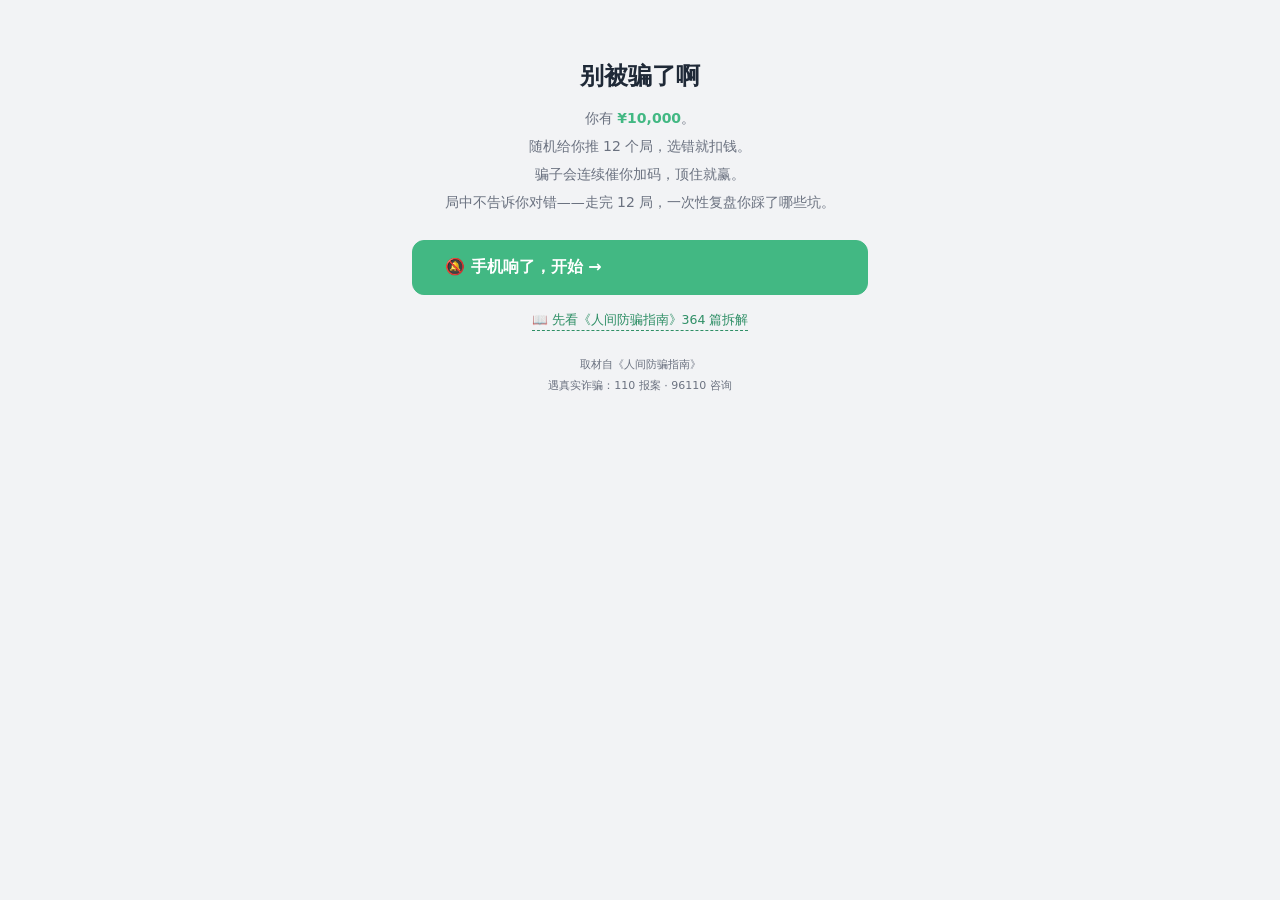
<file: game/index.html>
<!DOCTYPE html>
<html lang="zh-CN">
<head>
<meta charset="UTF-8">
<meta name="viewport" content="width=device-width, initial-scale=1">
<title>别被骗了啊 · 12 个局，看你能顶住几局</title>
<meta name="description" content="12 个真实骗局改编的聊天式防骗模拟：你只有 1 万块，选错就亏钱，局中不给答案，走完一次性复盘你踩了哪些坑。">
<link rel="stylesheet" href="css/style.css">
</head>
<body>
<div id="app"></div>
<script src="js/data.js"></script>
<script src="js/replies.js"></script>
<script src="js/game.js"></script>
</body>
</html>
</file>
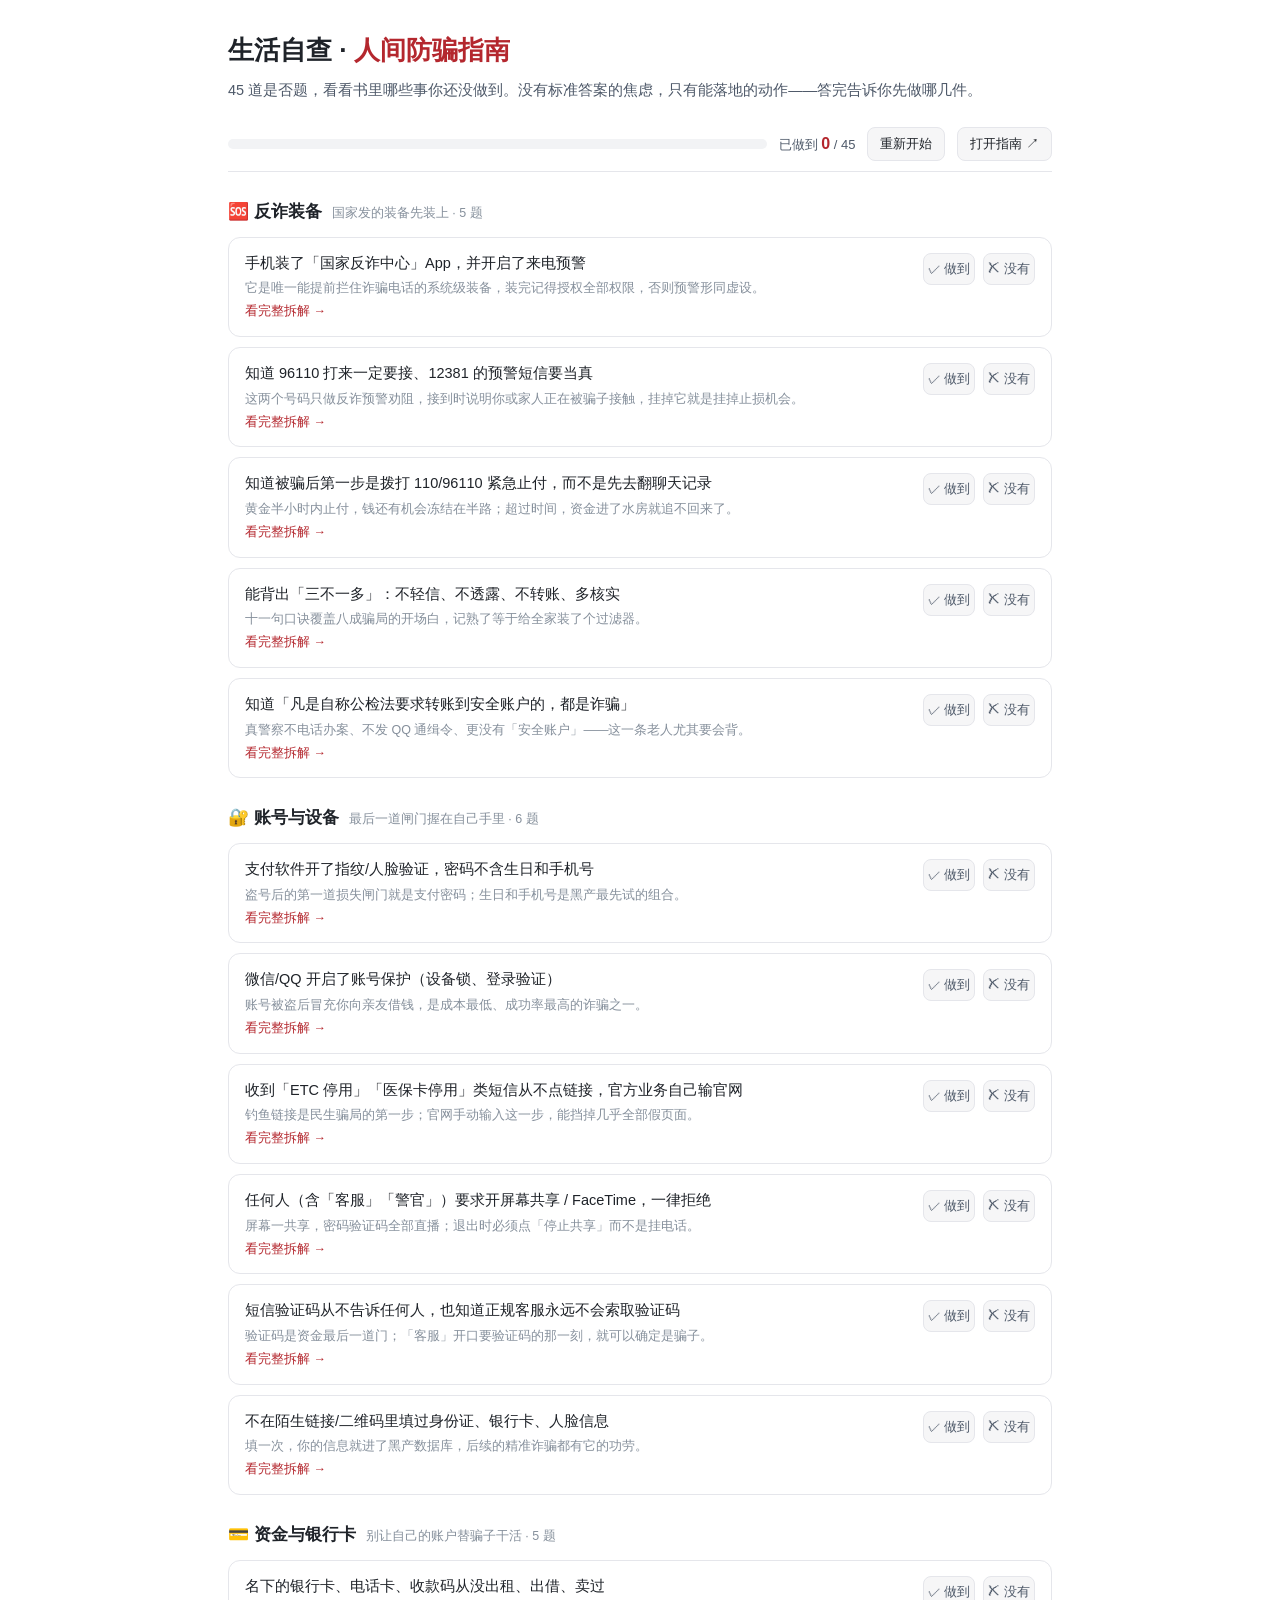
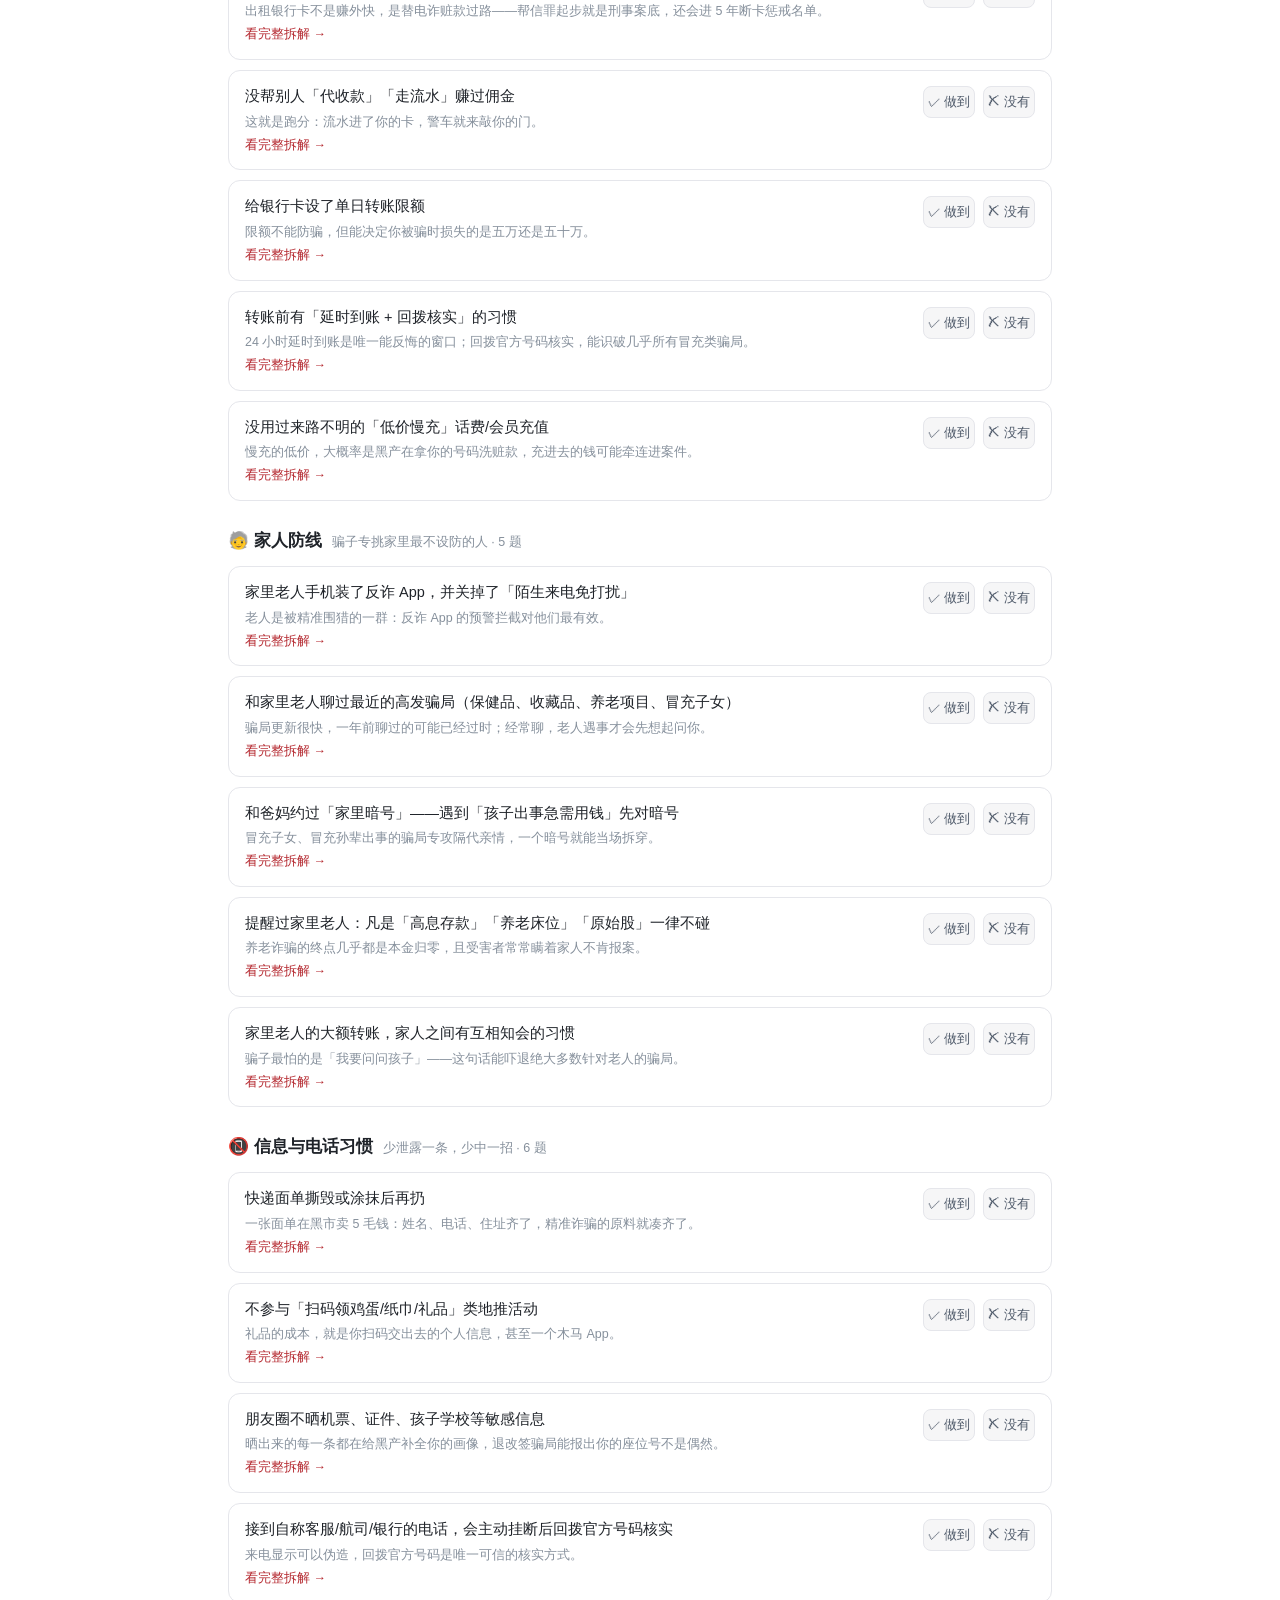
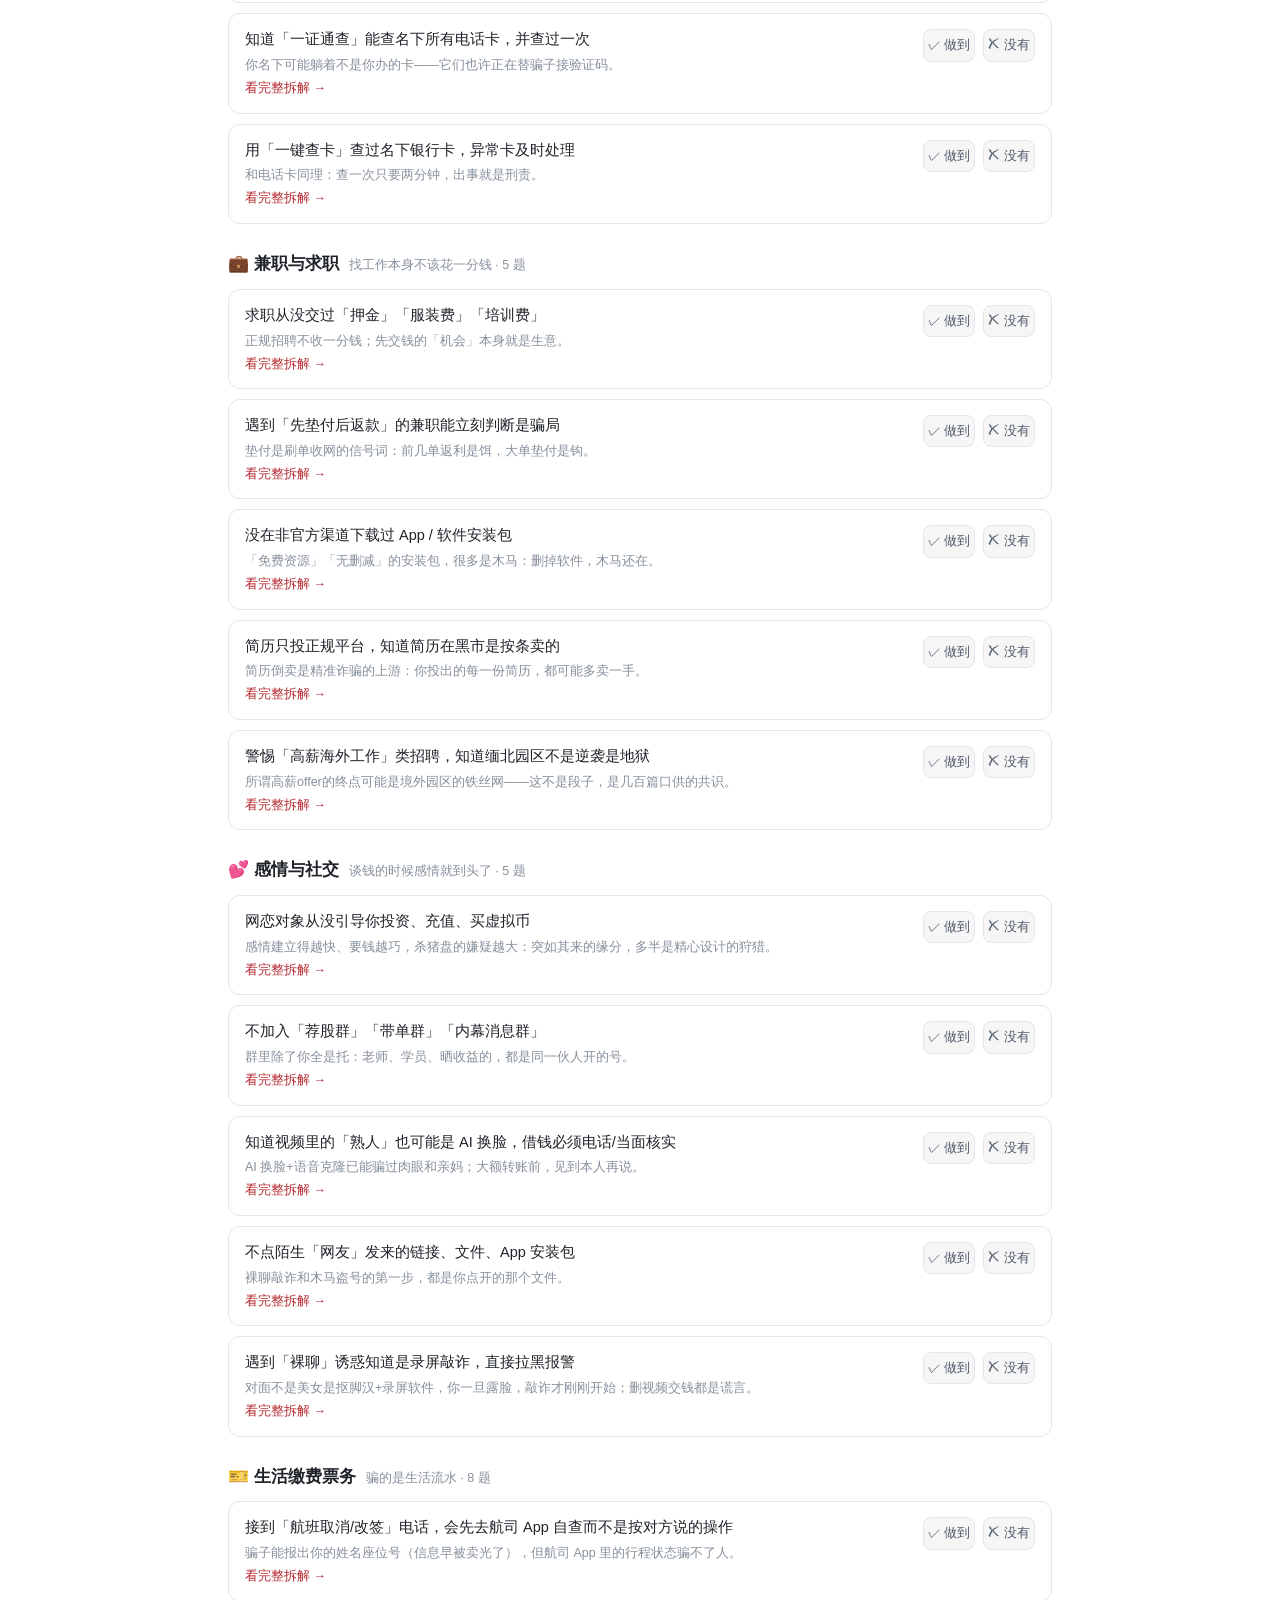
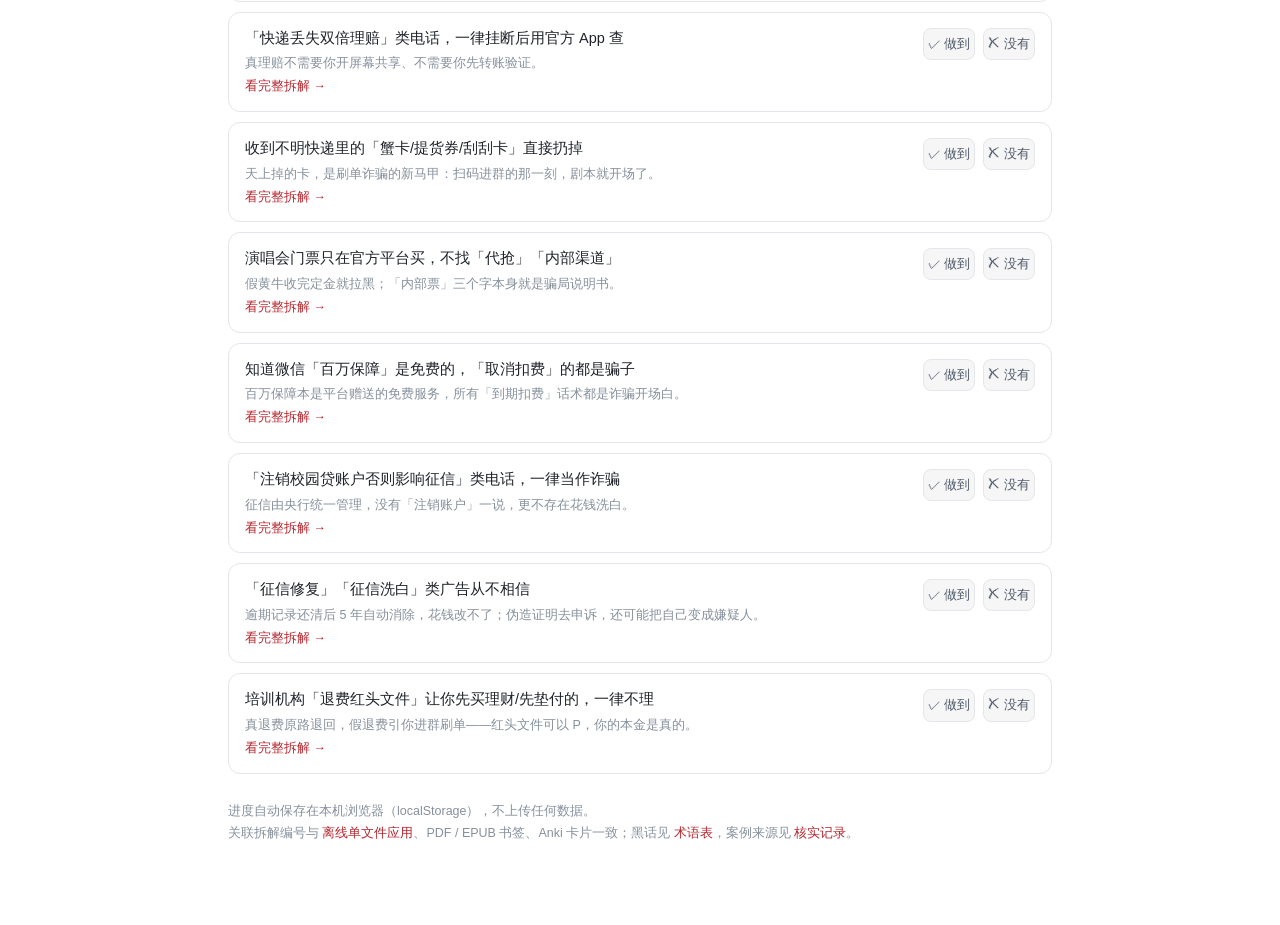
<file: selfcheck.html>
<!DOCTYPE html>
<html lang="zh-CN">
<head>
<meta charset="utf-8">
<meta name="viewport" content="width=device-width, initial-scale=1">
<title>生活自查 · 人间防骗指南</title>
<style>
:root{
  --brand-1:#b4272e; --brand-2:#d64b4b; --bg:#ffffff; --bg-elv:#f6f6f7; --bg-soft:#f2f3f5;
  --t1:#1f2329; --t2:#4e5969; --t3:#86909c; --divider:#e5e6eb; --ok:#2e7d32; --warn-bg:#fff7e8; --ok-bg:#eef7ee;
}
@media (prefers-color-scheme: dark){ :root:not(.light){
  --brand-1:#e56464; --brand-2:#f0883a; --bg:#17181c; --bg-elv:#1e2026; --bg-soft:#26282f;
  --t1:#e8eaed; --t2:#b4bac4; --t3:#7d8590; --divider:#33363d; --ok:#6fbf73; --warn-bg:#3a3220; --ok-bg:#203124;
}}
*{box-sizing:border-box}
body{margin:0;font-family:-apple-system,BlinkMacSystemFont,"Segoe UI","PingFang SC","Microsoft YaHei",sans-serif;
     background:var(--bg);color:var(--t1);line-height:1.7}
.wrap{max-width:860px;margin:0 auto;padding:28px 18px 80px}
header h1{font-size:26px;margin:0 0 6px}
header h1 em{color:var(--brand-1);font-style:normal}
header p{color:var(--t2);margin:0 0 14px;font-size:14.5px}
.bar{position:sticky;top:0;z-index:20;background:var(--bg);border-bottom:1px solid var(--divider);
     padding:10px 0;margin-bottom:18px}
.bar-in{display:flex;align-items:center;gap:12px;flex-wrap:wrap}
.prog{flex:1;min-width:200px;height:10px;background:var(--bg-soft);border-radius:99px;overflow:hidden}
.prog i{display:block;height:100%;width:0;background:linear-gradient(90deg,var(--brand-1),var(--brand-2));
        border-radius:99px;transition:width .4s}
.stat{font-size:13px;color:var(--t2);white-space:nowrap}
.stat b{color:var(--brand-1);font-size:16px}
button{font:inherit;cursor:pointer;border:1px solid var(--divider);background:var(--bg-elv);color:var(--t1);
       border-radius:8px;padding:5px 12px;font-size:13px}
button:hover{border-color:var(--brand-1);color:var(--brand-1)}
.btn-main{background:var(--brand-1);border-color:var(--brand-1);color:#fff;font-weight:600}
.btn-main:hover{color:#fff;opacity:.9}
.grp{margin:26px 0 10px;display:flex;align-items:baseline;gap:10px}
.grp h2{font-size:17px;margin:0}
.grp .gd{font-size:12.5px;color:var(--t3)}
.q{border:1px solid var(--divider);border-radius:12px;background:var(--bg);padding:13px 16px;margin:10px 0;
    display:flex;gap:14px;align-items:flex-start;transition:border-color .2s}
.q.yes{border-color:transparent;background:var(--ok-bg)}
.q.no{border-color:transparent;background:var(--warn-bg)}
.q .qt{flex:1;font-size:14.5px}
.q .qt small{display:block;color:var(--t3);font-size:12.5px;margin-top:3px;line-height:1.6}
.q .qt a{color:var(--brand-1);text-decoration:none;font-size:12.5px}
.q .qt a:hover{text-decoration:underline}
.opts{display:flex;gap:8px;flex-shrink:0;padding-top:2px}
.opt{width:52px;text-align:center;border:1px solid var(--divider);border-radius:8px;padding:4px 0;
      font-size:13px;background:var(--bg-elv);color:var(--t2);user-select:none;cursor:pointer}
.q[data-v="yes"] .opt-yes{background:var(--ok);border-color:var(--ok);color:#fff;font-weight:700}
.q[data-v="no"]  .opt-no {background:#c77800;border-color:#c77800;color:#fff;font-weight:700}
#result{margin-top:34px;border:1px solid var(--divider);border-radius:14px;background:var(--bg-elv);padding:20px 22px}
#result h2{margin:0 0 4px;font-size:19px}
#result .sub{color:var(--t2);font-size:13.5px;margin-bottom:14px}
.todo{background:var(--bg);border:1px solid var(--divider);border-left:4px solid var(--brand-1);border-radius:10px;
      padding:10px 14px;margin:8px 0}
.todo b{font-size:14.5px}
.todo .why{color:var(--t2);font-size:13px;margin-top:2px}
.todo a{color:var(--brand-1);font-size:12.5px;text-decoration:none}
.todo a:hover{text-decoration:underline}
.gbars{margin:14px 0 4px}
.gbar{display:flex;align-items:center;gap:10px;margin:7px 0;font-size:13px}
.gbar .gl{width:130px;color:var(--t2);flex-shrink:0}
.gbar .gb{flex:1;height:8px;background:var(--bg-soft);border-radius:99px;overflow:hidden}
.gbar .gb i{display:block;height:100%;background:var(--ok);border-radius:99px}
.gbar .gn{width:56px;color:var(--t3);text-align:right}
.foot{margin-top:26px;color:var(--t3);font-size:12.5px;line-height:1.8}
.foot a{color:var(--brand-1);text-decoration:none}
@media (max-width:560px){ .q{flex-direction:column;gap:8px} .opts{align-self:flex-end} }
</style>
</head>
<body>
<div class="wrap">
<header>
  <h1>生活自查 · <em>人间防骗指南</em></h1>
  <p><span id="qn">45</span> 道是否题，看看书里哪些事你还没做到。没有标准答案的焦虑，只有能落地的动作——答完告诉你先做哪几件。</p>
</header>

<div class="bar"><div class="bar-in">
  <div class="prog"><i id="pi"></i></div>
  <div class="stat">已做到 <b id="done">0</b> / <span id="total">48</span></div>
  <button id="reset">重新开始</button>
  <button id="goApp" onclick="location.href='人间防骗指南.html'">打开指南 ↗</button>
</div></div>

<div id="qs"></div>

<div id="result" hidden>
  <h2 id="r-title"></h2>
  <div class="sub" id="r-sub"></div>
  <div id="r-todos"></div>
  <div class="gbars" id="r-bars"></div>
</div>

<div class="foot">
  进度自动保存在本机浏览器（localStorage），不上传任何数据。<br>
  关联拆解编号与 <a href="人间防骗指南.html">离线单文件应用</a>、PDF / EPUB 书签、Anki 卡片一致；黑话见 <a href="docs/术语表.md">术语表</a>，案例来源见 <a href="docs/核实记录.md">核实记录</a>。
</div>
</div>

<script>
const G = [
 ["🆘","反诈装备","国家发的装备先装上",328],
 ["🔐","账号与设备","最后一道闸门握在自己手里",9],
 ["💳","资金与银行卡","别让自己的账户替骗子干活",2],
 ["🧓","家人防线","骗子专挑家里最不设防的人",12],
 ["📵","信息与电话习惯","少泄露一条，少中一招",180],
 ["💼","兼职与求职","找工作本身不该花一分钱",11],
 ["💕","感情与社交","谈钱的时候感情就到头了",231],
 ["🎫","生活缴费票务","骗的是生活流水",320],
];
const Q = [
 // g(组下标), 题目, 优先级1-3(1=先做), 关联文章, 为什么重要
 [0,"手机装了「国家反诈中心」App，并开启了来电预警",1,328,"它是唯一能提前拦住诈骗电话的系统级装备，装完记得授权全部权限，否则预警形同虚设。"],
 [0,"知道 96110 打来一定要接、12381 的预警短信要当真",1,327,"这两个号码只做反诈预警劝阻，接到时说明你或家人正在被骗子接触，挂掉它就是挂掉止损机会。"],
 [0,"知道被骗后第一步是拨打 110/96110 紧急止付，而不是先去翻聊天记录",1,327,"黄金半小时内止付，钱还有机会冻结在半路；超过时间，资金进了水房就追不回来了。"],
 [0,"能背出「三不一多」：不轻信、不透露、不转账、多核实",2,329,"十一句口诀覆盖八成骗局的开场白，记熟了等于给全家装了个过滤器。"],
 [0,"知道「凡是自称公检法要求转账到安全账户的，都是诈骗」",1,331,"真警察不电话办案、不发 QQ 通缉令、更没有「安全账户」——这一条老人尤其要会背。"],

 [1,"支付软件开了指纹/人脸验证，密码不含生日和手机号",2,9,"盗号后的第一道损失闸门就是支付密码；生日和手机号是黑产最先试的组合。"],
 [1,"微信/QQ 开启了账号保护（设备锁、登录验证）",2,9,"账号被盗后冒充你向亲友借钱，是成本最低、成功率最高的诈骗之一。"],
 [1,"收到「ETC 停用」「医保卡停用」类短信从不点链接，官方业务自己输官网",1,334,"钓鱼链接是民生骗局的第一步；官网手动输入这一步，能挡掉几乎全部假页面。"],
 [1,"任何人（含「客服」「警官」）要求开屏幕共享 / FaceTime，一律拒绝",1,332,"屏幕一共享，密码验证码全部直播；退出时必须点「停止共享」而不是挂电话。"],
 [1,"短信验证码从不告诉任何人，也知道正规客服永远不会索取验证码",1,333,"验证码是资金最后一道门；「客服」开口要验证码的那一刻，就可以确定是骗子。"],
 [1,"不在陌生链接/二维码里填过身份证、银行卡、人脸信息",1,229,"填一次，你的信息就进了黑产数据库，后续的精准诈骗都有它的功劳。"],

 [2,"名下的银行卡、电话卡、收款码从没出租、出借、卖过",1,2,"出租银行卡不是赚外快，是替电诈赃款过路——帮信罪起步就是刑事案底，还会进 5 年断卡惩戒名单。"],
 [2,"没帮别人「代收款」「走流水」赚过佣金",1,2,"这就是跑分：流水进了你的卡，警车就来敲你的门。"],
 [2,"给银行卡设了单日转账限额",2,9,"限额不能防骗，但能决定你被骗时损失的是五万还是五十万。"],
 [2,"转账前有「延时到账 + 回拨核实」的习惯",2,327,"24 小时延时到账是唯一能反悔的窗口；回拨官方号码核实，能识破几乎所有冒充类骗局。"],
 [2,"没用过来路不明的「低价慢充」话费/会员充值",2,13,"慢充的低价，大概率是黑产在拿你的号码洗赃款，充进去的钱可能牵连进案件。"],

 [3,"家里老人手机装了反诈 App，并关掉了「陌生来电免打扰」",1,12,"老人是被精准围猎的一群：反诈 App 的预警拦截对他们最有效。"],
 [3,"和家里老人聊过最近的高发骗局（保健品、收藏品、养老项目、冒充子女）",2,12,"骗局更新很快，一年前聊过的可能已经过时；经常聊，老人遇事才会先想起问你。"],
 [3,"和爸妈约过「家里暗号」——遇到「孩子出事急需用钱」先对暗号",1,12,"冒充子女、冒充孙辈出事的骗局专攻隔代亲情，一个暗号就能当场拆穿。"],
 [3,"提醒过家里老人：凡是「高息存款」「养老床位」「原始股」一律不碰",2,12,"养老诈骗的终点几乎都是本金归零，且受害者常常瞒着家人不肯报案。"],
 [3,"家里老人的大额转账，家人之间有互相知会的习惯",2,12,"骗子最怕的是「我要问问孩子」——这句话能吓退绝大多数针对老人的骗局。"],

 [4,"快递面单撕毁或涂抹后再扔",3,220,"一张面单在黑市卖 5 毛钱：姓名、电话、住址齐了，精准诈骗的原料就凑齐了。"],
 [4,"不参与「扫码领鸡蛋/纸巾/礼品」类地推活动",2,89,"礼品的成本，就是你扫码交出去的个人信息，甚至一个木马 App。"],
 [4,"朋友圈不晒机票、证件、孩子学校等敏感信息",3,180,"晒出来的每一条都在给黑产补全你的画像，退改签骗局能报出你的座位号不是偶然。"],
 [4,"接到自称客服/航司/银行的电话，会主动挂断后回拨官方号码核实",1,320,"来电显示可以伪造，回拨官方号码是唯一可信的核实方式。"],
 [4,"知道「一证通查」能查名下所有电话卡，并查过一次",2,328,"你名下可能躺着不是你办的卡——它们也许正在替骗子接验证码。"],
 [4,"用「一键查卡」查过名下银行卡，异常卡及时处理",2,328,"和电话卡同理：查一次只要两分钟，出事就是刑责。"],

 [5,"求职从没交过「押金」「服装费」「培训费」",1,11,"正规招聘不收一分钱；先交钱的「机会」本身就是生意。"],
 [5,"遇到「先垫付后返款」的兼职能立刻判断是骗局",1,89,"垫付是刷单收网的信号词：前几单返利是饵，大单垫付是钩。"],
 [5,"没在非官方渠道下载过 App / 软件安装包",2,79,"「免费资源」「无删减」的安装包，很多是木马：删掉软件，木马还在。"],
 [5,"简历只投正规平台，知道简历在黑市是按条卖的",3,180,"简历倒卖是精准诈骗的上游：你投出的每一份简历，都可能多卖一手。"],
 [5,"警惕「高薪海外工作」类招聘，知道缅北园区不是逆袭是地狱",2,23,"所谓高薪offer的终点可能是境外园区的铁丝网——这不是段子，是几百篇口供的共识。"],

 [6,"网恋对象从没引导你投资、充值、买虚拟币",1,231,"感情建立得越快、要钱越巧，杀猪盘的嫌疑越大：突如其来的缘分，多半是精心设计的狩猎。"],
 [6,"不加入「荐股群」「带单群」「内幕消息群」",1,71,"群里除了你全是托：老师、学员、晒收益的，都是同一伙人开的号。"],
 [6,"知道视频里的「熟人」也可能是 AI 换脸，借钱必须电话/当面核实",1,229,"AI 换脸+语音克隆已能骗过肉眼和亲妈；大额转账前，见到本人再说。"],
 [6,"不点陌生「网友」发来的链接、文件、App 安装包",2,79,"裸聊敲诈和木马盗号的第一步，都是你点开的那个文件。"],
 [6,"遇到「裸聊」诱惑知道是录屏敲诈，直接拉黑报警",2,245,"对面不是美女是抠脚汉+录屏软件，你一旦露脸，敲诈才刚刚开始；删视频交钱都是谎言。"],

 [7,"接到「航班取消/改签」电话，会先去航司 App 自查而不是按对方说的操作",1,320,"骗子能报出你的姓名座位号（信息早被卖光了），但航司 App 里的行程状态骗不了人。"],
 [7,"「快递丢失双倍理赔」类电话，一律挂断后用官方 App 查",1,321,"真理赔不需要你开屏幕共享、不需要你先转账验证。"],
 [7,"收到不明快递里的「蟹卡/提货券/刮刮卡」直接扔掉",1,322,"天上掉的卡，是刷单诈骗的新马甲：扫码进群的那一刻，剧本就开场了。"],
 [7,"演唱会门票只在官方平台买，不找「代抢」「内部渠道」",2,320,"假黄牛收完定金就拉黑；「内部票」三个字本身就是骗局说明书。"],
 [7,"知道微信「百万保障」是免费的，「取消扣费」的都是骗子",1,320,"百万保障本是平台赠送的免费服务，所有「到期扣费」话术都是诈骗开场白。"],
 [7,"「注销校园贷账户否则影响征信」类电话，一律当作诈骗",1,335,"征信由央行统一管理，没有「注销账户」一说，更不存在花钱洗白。"],
 [7,"「征信修复」「征信洗白」类广告从不相信",1,334,"逾期记录还清后 5 年自动消除，花钱改不了；伪造证明去申诉，还可能把自己变成嫌疑人。"],
 [7,"培训机构「退费红头文件」让你先买理财/先垫付的，一律不理",2,326,"真退费原路退回，假退费引你进群刷单——红头文件可以 P，你的本金是真的。"],
];

const $=s=>document.querySelector(s);
const KEY='fangpian-selfcheck-v1';
let state={};
const store=(()=>{try{localStorage.setItem('t','1');localStorage.removeItem('t');return localStorage}
  catch(e){let m={};return{getItem:k=>m[k]||null,setItem:(k,v)=>{m[k]=v},removeItem:k=>{delete m[k]}}}})();
try{state=JSON.parse(store.getItem(KEY)||'{}')}catch(e){}

function save(){try{store.setItem(KEY,JSON.stringify(state))}catch(e){}}

function render(){
  const qs=$('#qs');
  qs.innerHTML=G.map((g,gi)=>{
    const items=Q.map((q,qi)=>[q,qi]).filter(([q])=>q[0]===gi);
    return '<div class="grp"><h2>'+g[0]+' '+g[1]+'</h2><span class="gd">'+g[2]+' · '+items.length+' 题</span></div>'+
      items.map(([q,qi])=>qHtml(q,qi)).join('');
  }).join('');
  document.querySelectorAll('.q .opt').forEach(b=>{
    b.addEventListener('click',()=>{
      const i=+b.closest('.q').dataset.i, v=b.dataset.v;
      if(state[i]===v) delete state[i]; else state[i]=v;
      save();render();
    });
  });
  tally();
}
function qHtml(q,i){
  const v=state[i]||'';
  return '<div class="q '+v+'" data-i="'+i+'" data-v="'+v+'"><div class="qt">'+q[1]+
    '<small>'+q[4]+'</small>'+
    (q[3]?'<a href="人间防骗指南.html#p'+q[3]+'" title="编号 '+q[3]+'">看完整拆解 →</a>':'')+
    '</div><div class="opts">'+
    '<span class="opt opt-yes" data-v="yes">✓ 做到</span>'+
    '<span class="opt opt-no" data-v="no">✗ 没有</span></div></div>';
}
function tally(){
  const answered=Object.keys(state).length;
  const yes=Object.values(state).filter(v=>v==='yes').length;
  $('#done').textContent=yes;
  $('#total').textContent=Q.length;
  $('#pi').style.width=(yes/Q.length*100)+'%';
  const R=$('#result');
  if(answered>=10){R.hidden=false;renderResult(yes)}else{R.hidden=true}
}
function renderResult(yes){
  const pct=yes/Q.length;
  $('#r-title').textContent = pct>=.8?'防线基本牢固，保持警惕':
    pct>=.5?'过了一半，还有关键缺口':'漏洞不少，先补最要命的几件';
  $('#r-sub').textContent='已做到 '+yes+' / '+Q.length+' 项，答完 '+Object.keys(state).length+' 题。下面按优先级列出你还没做到、且最要命的动作：';
  const todos=Q.map((q,i)=>({q,i})).filter(x=>state[x.i]==='no'&&x.q[2]===1)
    .concat(Q.map((q,i)=>({q,i})).filter(x=>state[x.i]==='no'&&x.q[2]===2).slice(0,3))
    .slice(0,8);
  $('#r-todos').innerHTML = todos.length? todos.map(x=>
    '<div class="todo"><b>'+x.q[1]+'</b><div class="why">'+x.q[4]+'</div>'+
    (x.q[3]?'<a href="人间防骗指南.html#p'+x.q[3]+'">看完整拆解 →</a>':'')+'</div>').join('')
    : '<div class="todo"><b>没有高危缺口 🎉</b><div class="why">优先级最高的几项你都做到了——继续保持，并把这套题发给家人做一遍。</div></div>';
  const bars=G.map((g,gi)=>{
    const items=Q.map((q,i)=>({q,i})).filter(x=>x.q[0]===gi);
    const y=items.filter(x=>state[x.i]==='yes').length;
    const pc=items.length?Math.round(y/items.length*100):0;
    return '<div class="gbar"><span class="gl">'+g[0]+' '+g[1]+'</span><span class="gb"><i style="width:'+pc+'%"></i></span><span class="gn">'+y+'/'+items.length+'</span></div>';
  }).join('');
  $('#r-bars').innerHTML='<div style="font-weight:600;margin-bottom:4px">各板块完成度</div>'+bars;
}
$('#reset').addEventListener('click',()=>{state={};save();render()});
$('#qn').textContent=Q.length;
$('#total').textContent=Q.length;
render();
</script>
</body>
</html>
</file>
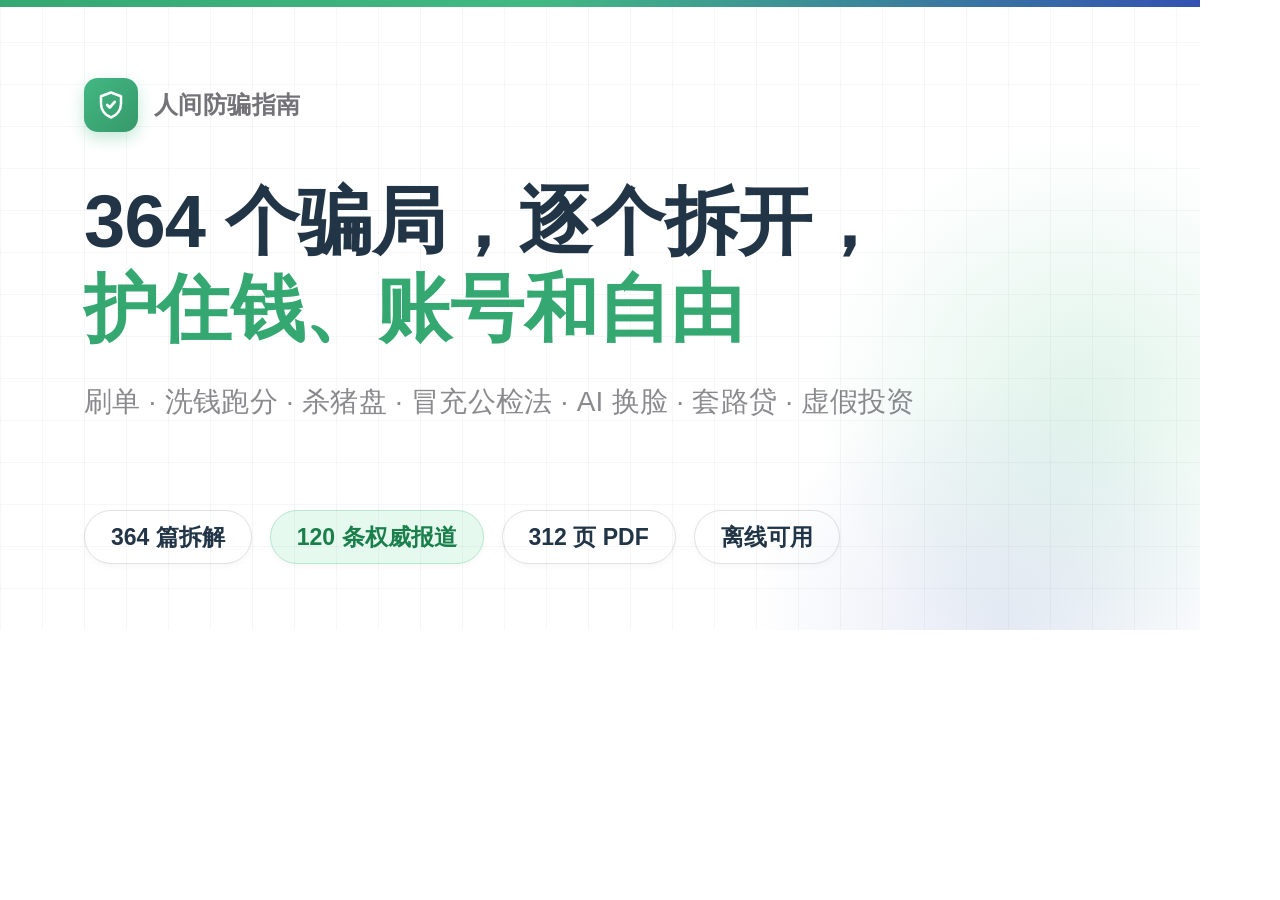
<file: assets/og.html>
<!doctype html>
<html lang="zh-CN">
<head>
<meta charset="utf-8">
<style>
  *{margin:0;padding:0;box-sizing:border-box}
  html,body{width:1200px;height:630px;overflow:hidden}
  body{background:#ffffff}
  .canvas{
    position:relative;width:1200px;height:630px;overflow:hidden;
    display:flex;flex-direction:column;
    font-family:-apple-system,BlinkMacSystemFont,"Segoe UI",Roboto,"PingFang SC","Hiragino Sans GB","Microsoft YaHei","Noto Sans SC",sans-serif;
    color:#213547;
  }
  /* 细网格背景 */
  .grid{
    position:absolute;inset:0;
    background-image:
      linear-gradient(rgba(60,60,67,.045) 1px, transparent 1px),
      linear-gradient(90deg, rgba(60,60,67,.045) 1px, transparent 1px);
    background-size:42px 42px;
  }
  /* 光晕（超出部分被 .canvas 裁剪） */
  .glow{position:absolute;border-radius:50%}
  .g1{width:560px;height:560px;right:-160px;top:120px;
      background:radial-gradient(circle,rgba(66,184,131,.16),rgba(66,184,131,0) 68%)}
  .g2{width:520px;height:520px;right:-60px;bottom:-260px;
      background:radial-gradient(circle,rgba(52,81,178,.12),rgba(52,81,178,0) 68%)}
  /* 顶部渐变条 */
  .topbar{position:absolute;top:0;left:0;right:0;height:7px;
      background:linear-gradient(90deg,#35a872,#42b883 45%,#3451b2)}
  .wrap{position:relative;flex:1;padding:78px 84px 0}
  .brand{display:flex;align-items:center;gap:16px}
  .logo{width:54px;height:54px;border-radius:14px;
      background:linear-gradient(135deg,#42b883,#36986a);
      display:grid;place-items:center;box-shadow:0 6px 16px rgba(66,184,131,.32)}
  .logo svg{width:30px;height:30px}
  .brand-t{font-size:24px;font-weight:600;color:rgba(60,60,67,.72);letter-spacing:.02em}
  h1{margin-top:46px;font-size:74px;line-height:1.18;font-weight:800;letter-spacing:-.01em}
  h1 .g{color:#35a872}
  .sub{margin-top:30px;font-size:28px;font-weight:500;color:rgba(60,60,67,.6);letter-spacing:.01em}
  .pills{display:flex;gap:18px;margin:0 84px 66px;flex:none}
  .pill{height:54px;display:flex;align-items:center;padding:0 26px;border-radius:27px;
      background:#fff;border:1px solid #e2e2e3;font-size:23px;font-weight:600;color:#213547;
      box-shadow:0 2px 6px rgba(0,0,0,.04)}
  .pill.hl{background:#e6f9ef;border-color:#b8e8cf;color:#1a7f4b}
</style>
</head>
<body>
  <div class="canvas">
    <div class="grid"></div>
    <div class="glow g1"></div>
    <div class="glow g2"></div>
    <div class="topbar"></div>
    <div class="wrap">
      <div class="brand">
        <span class="logo">
          <svg viewBox="0 0 24 24"><path d="M12 2l8 3v6c0 5-3.4 9.4-8 11-4.6-1.6-8-6-8-11V5l8-3z" fill="none" stroke="#fff" stroke-width="2" stroke-linejoin="round"/><path d="M9 12l2 2 4-4.5" fill="none" stroke="#fff" stroke-width="2.2" stroke-linecap="round" stroke-linejoin="round"/></svg>
        </span>
        <span class="brand-t">人间防骗指南</span>
      </div>
      <h1>364 个骗局，逐个拆开，<br><span class="g">护住钱、账号和自由</span></h1>
      <div class="sub">刷单 · 洗钱跑分 · 杀猪盘 · 冒充公检法 · AI 换脸 · 套路贷 · 虚假投资</div>
    </div>
    <div class="pills">
      <span class="pill">364 篇拆解</span>
      <span class="pill hl">120 条权威报道</span>
      <span class="pill">312 页 PDF</span>
      <span class="pill">离线可用</span>
    </div>
  </div>
</body>
</html>
</file>
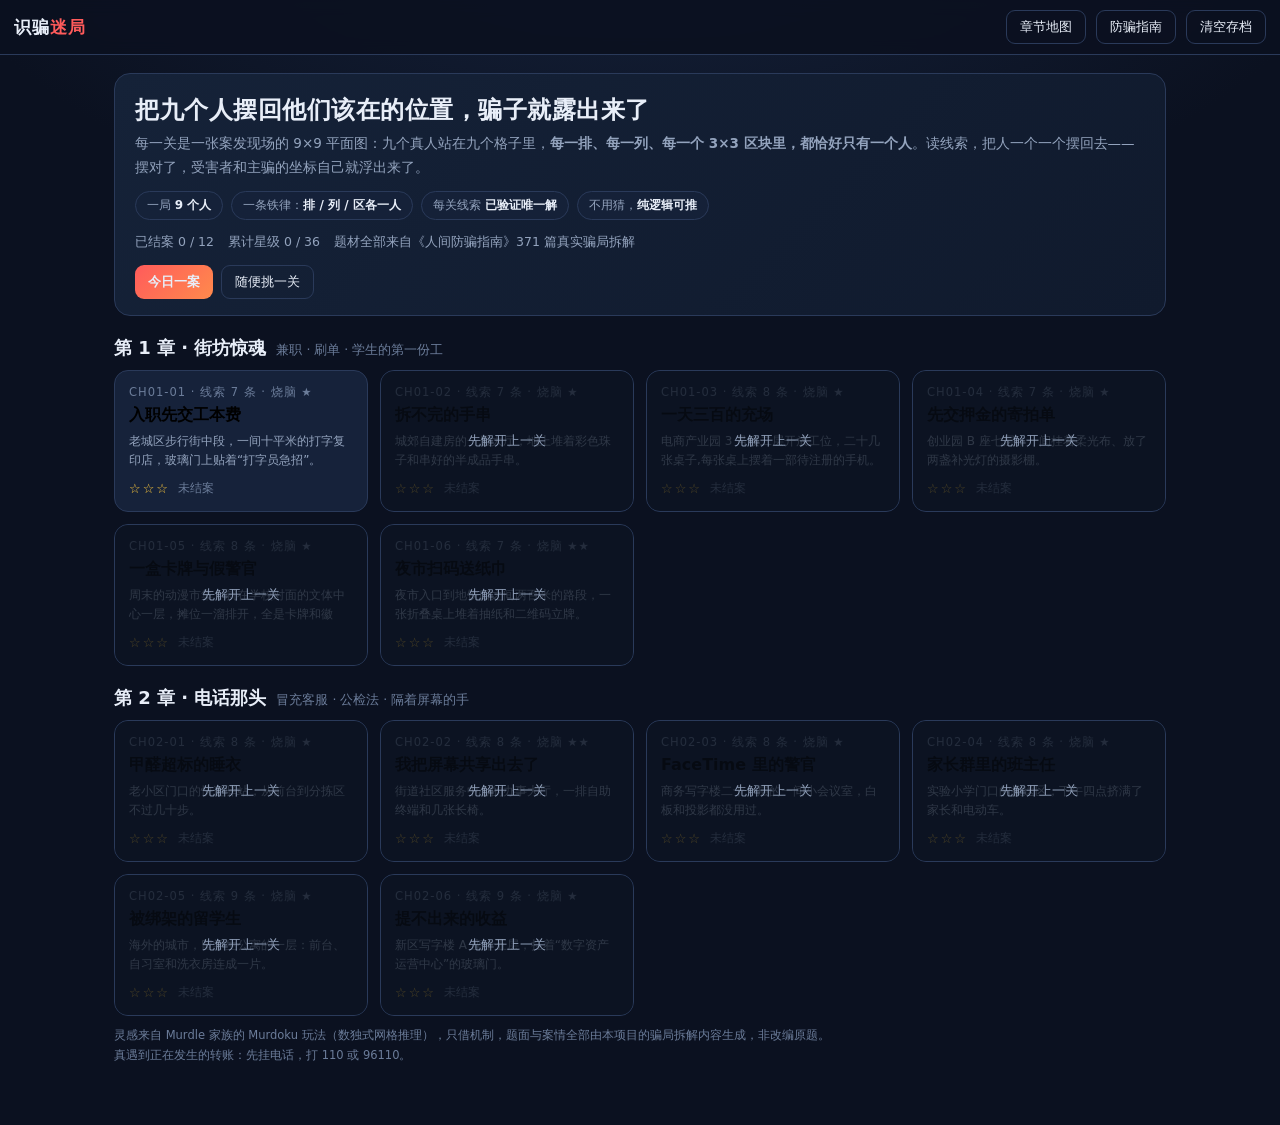
<file: game/murdoku.html>
<!DOCTYPE html>
<html lang="zh-CN">
<head>
<meta charset="utf-8">
<meta name="viewport" content="width=device-width,initial-scale=1,maximum-scale=1,user-scalable=no">
<title>识骗迷局 · 把九个人摆回原位</title>
<style>
:root{
  --bg:#0b1120; --bg2:#111b2e; --panel:#16223a; --panel2:#1c2a45;
  --line:#2a3a5a; --txt:#e8eef8; --dim:#93a3bd; --dim2:#6b7c99;
  --scam:#ff5b5b; --victim:#ffc93c; --police:#3fd0e8; --路人:#93a3bd; --road:#93a3bd;
  --ok:#3ddc84; --cell:46px; --gap:2px;
}
*{box-sizing:border-box;-webkit-tap-highlight-color:transparent}
html,body{margin:0;padding:0;background:var(--bg);color:var(--txt);
  font-family:"PingFang SC","Microsoft YaHei","Hiragino Sans GB",system-ui,sans-serif;}
body{background:radial-gradient(1200px 600px at 50% -10%,#16233d 0%,var(--bg) 60%);min-height:100vh}
button{font-family:inherit;cursor:pointer}
.hidden{display:none !important}

/* ---------------- 顶栏 ---------------- */
.top{position:sticky;top:0;z-index:30;display:flex;align-items:center;gap:10px;
  padding:10px 14px;background:rgba(11,17,32,.92);backdrop-filter:blur(8px);
  border-bottom:1px solid var(--line)}
.top .logo{font-weight:800;letter-spacing:1px;font-size:17px}
.top .logo em{font-style:normal;color:var(--scam)}
.top .sp{flex:1}
.btn{border:1px solid var(--line);background:var(--panel);color:var(--txt);
  padding:7px 13px;border-radius:9px;font-size:13px;transition:.15s}
.btn:hover{border-color:#3c587f;background:var(--panel2)}
.btn.main{background:linear-gradient(135deg,#ff5b5b,#ff8a4c);border:none;font-weight:700}
.btn.ghost{background:transparent}
.btn:disabled{opacity:.4;cursor:not-allowed}

/* ---------------- 首页 ---------------- */
.wrap{max-width:1080px;margin:0 auto;padding:18px 14px 60px}
.hero{border:1px solid var(--line);background:linear-gradient(135deg,#152238,#101a2d);
  border-radius:16px;padding:20px 20px 16px;margin-bottom:18px}
.hero h1{margin:0 0 6px;font-size:24px;letter-spacing:.5px}
.hero p{margin:0;color:var(--dim);font-size:13.5px;line-height:1.75}
.hero .rules{margin-top:12px;display:flex;flex-wrap:wrap;gap:8px}
.hero .row{display:flex;gap:8px;margin-top:14px;flex-wrap:wrap}
.chip{border:1px solid var(--line);background:#16223acc;border-radius:999px;
  padding:5px 11px;font-size:12px;color:var(--dim)}
.chip b{color:var(--txt);font-weight:600}
.chap{margin:20px 0 10px;display:flex;align-items:baseline;gap:10px}
.chap h2{margin:0;font-size:18px}
.chap span{color:var(--dim2);font-size:12.5px}
.cards{display:grid;grid-template-columns:repeat(auto-fill,minmax(240px,1fr));gap:12px}
.card{border:1px solid var(--line);background:var(--panel);border-radius:14px;
  padding:14px;text-align:left;transition:.16s;position:relative;overflow:hidden}
.card:hover{transform:translateY(-2px);border-color:#3c587f;background:var(--panel2)}
.card .no{font-size:11.5px;color:var(--dim2);letter-spacing:1px}
.card .t{font-size:16px;font-weight:700;margin:5px 0 6px}
.card .s{font-size:12px;color:var(--dim);line-height:1.6;height:38px;overflow:hidden}
.card .foot{display:flex;align-items:center;gap:8px;margin-top:10px;font-size:12px;color:var(--dim2)}
.stars{color:var(--victim);letter-spacing:2px;font-size:13px}
.lock{position:absolute;inset:0;background:rgba(9,14,26,.72);display:flex;
  align-items:center;justify-content:center;font-size:12.5px;color:var(--dim)}
.stat{display:flex;gap:14px;flex-wrap:wrap;margin-top:14px;font-size:12.5px;color:var(--dim)}

/* ---------------- 关卡页 ---------------- */
.case{border:1px solid var(--line);border-left:3px solid var(--scam);
  background:var(--panel);border-radius:12px;padding:12px 14px;margin-bottom:14px}
.case .h{font-size:12px;color:var(--dim2);letter-spacing:1px;margin-bottom:6px}
.case .c{font-size:13.5px;line-height:1.85;color:#dbe5f4}
.case .scene{margin-top:8px;font-size:12px;color:var(--dim2)}
.play-grid{display:grid;grid-template-columns:minmax(430px,1fr) 340px;gap:16px;align-items:start}
@media (max-width:900px){.play-grid{grid-template-columns:1fr}:root{--cell:38px}}
@media (max-width:430px){:root{--cell:calc((100vw - 96px)/9)}}

.boardbox{position:relative;overflow:hidden;border:1px solid var(--line);
  border-radius:14px;padding:12px}
.boardbox>.scene{position:absolute;left:-6%;top:-6%;width:112%;height:112%;
  object-fit:cover;filter:blur(11px) brightness(.45) saturate(.9);pointer-events:none}
.boardbox>.sceneveil{position:absolute;inset:0;pointer-events:none;
  background:linear-gradient(rgba(11,17,32,.58),rgba(11,17,32,.78))}
.boardbox>.board,.boardbox>.roster{position:relative;z-index:1}
.board{display:flex;gap:4px;justify-content:center}
.rowbar{display:grid;grid-template-rows:repeat(9,var(--cell));gap:var(--gap);padding-top:20px}
.rowbar div,.colbar div{display:flex;align-items:center;justify-content:center;
  font-size:11px;color:var(--dim2)}
.colbar{display:grid;grid-template-columns:repeat(9,var(--cell));gap:var(--gap);height:20px}
.grid9{display:grid;grid-template-columns:repeat(9,var(--cell));
  grid-template-rows:repeat(9,var(--cell));gap:var(--gap)}
.cell{position:relative;background:#141f36;border-radius:5px;overflow:hidden;display:flex;
  align-items:center;justify-content:center;transition:box-shadow .12s}
/* 每格背景 = 该关现场插画的一个区块（img 放大 3 倍，同宫九格拼回完整画面） */
.cell .cbg,.cell .veil{position:absolute;inset:0;pointer-events:none}
.cell .cbg{width:300%;height:300%;max-width:none;object-fit:fill;opacity:.92}
.cell .veil{background:rgba(11,17,32,.48);transition:background .12s}
.cell:hover .veil{background:rgba(11,17,32,.30)}
.cell.hl{box-shadow:inset 0 0 0 1px #3f9d6a}
.cell.hl .veil{background:rgba(23,58,42,.26)}
.cell.locked{cursor:not-allowed}
.cell.locked .veil{background:rgba(11,17,32,.74)}
.cell.conflict{animation:shake .3s;box-shadow:inset 0 0 0 2px var(--scam)}
@keyframes shake{0%,100%{transform:translateX(0)}25%{transform:translateX(-4px)}75%{transform:translateX(4px)}}
.cell img{position:relative;z-index:1;width:82%;height:82%;object-fit:contain;pointer-events:none;
  filter:drop-shadow(0 1px 3px rgba(0,0,0,.85))}
.cell .nm{position:absolute;bottom:1px;left:0;right:0;text-align:center;
  font-size:9px;color:#0b1120;background:rgba(232,238,248,.72);border-radius:0 0 5px 5px;
  pointer-events:none;overflow:hidden;white-space:nowrap}
@media (max-width:560px){.cell .nm{font-size:7px;line-height:1.05;bottom:0}
  .cell .badge{font-size:7px}}
.cell .badge{position:absolute;top:1px;left:2px;font-size:8px;background:rgba(255,255,255,.18);
  border-radius:3px;padding:0 2px;pointer-events:none;color:#cfdbee}
.ztag{position:absolute;top:2px;left:3px;font-size:9px;color:#7d90b0;pointer-events:none;
  background:rgba(255,255,255,.06);border-radius:3px;padding:0 3px}

.side{border:1px solid var(--line);background:var(--panel);border-radius:14px;padding:12px}
.side h3{margin:0 0 8px;font-size:13px;letter-spacing:1px;color:var(--dim)}
.tools{display:flex;flex-wrap:wrap;gap:7px;margin-bottom:10px}
.tools .btn{padding:6px 10px;font-size:12px}
.meta{font-size:11.5px;color:var(--dim2);display:flex;gap:10px;margin-bottom:8px}
.clue{display:flex;gap:8px;padding:7px 8px;border-radius:9px;border:1px solid transparent;
  font-size:12.5px;line-height:1.6;color:#d7e1f0;cursor:pointer;align-items:flex-start}
.clue:hover{background:#1b2942}
.clue .box{flex:none;width:15px;height:15px;border:1px solid var(--line);border-radius:4px;
  margin-top:2px;display:flex;align-items:center;justify-content:center;font-size:10px;color:var(--ok)}
.clue.used{color:var(--dim2)}
.clue.used .t{text-decoration:line-through}
.clue.used .box{border-color:var(--ok)}
.hintbox{margin-top:8px;border:1px dashed var(--line);border-radius:9px;padding:8px 10px;
  font-size:12px;color:#ffd98a;background:#241d10;line-height:1.7}

.roster{margin-top:14px;border:1px solid var(--line);background:var(--panel);
  border-radius:14px;padding:12px}
.roster h3{margin:0 0 10px;font-size:13px;letter-spacing:1px;color:var(--dim)}
.people{display:grid;grid-template-columns:repeat(auto-fill,minmax(112px,1fr));gap:8px}
.p{border:1px solid var(--line);border-radius:11px;padding:8px 6px;text-align:center;
  background:#141f36;transition:.14s;cursor:pointer;position:relative}
.p:hover{border-color:#3c587f;transform:translateY(-2px)}
.p img{width:44px;height:44px;object-fit:contain}
.p .n{font-size:12.5px;font-weight:700;margin-top:2px}
.p .d{font-size:10.5px;color:var(--dim2);line-height:1.4;margin-top:2px;height:28px;overflow:hidden}
.p.sel{border-color:var(--police);box-shadow:0 0 0 2px rgba(63,208,232,.25)}
.p.done{opacity:.42}
.p .ring{position:absolute;inset:0;border-radius:11px;pointer-events:none}
.p[data-camp="骗"] .n{color:#ff8a8a}
.p[data-camp="受害"] .n{color:#ffd76a}
.p[data-camp="警"] .n{color:#7fe3f5}

/* ---------------- 弹窗 ---------------- */
.mask{position:fixed;inset:0;background:rgba(5,9,18,.78);z-index:60;display:flex;
  align-items:center;justify-content:center;padding:16px;overflow:auto}
.dlg{background:var(--panel);border:1px solid var(--line);border-radius:16px;
  max-width:640px;width:100%;padding:20px;max-height:90vh;overflow:auto}
.dlg h2{margin:0 0 4px;font-size:20px}
.dlg .sub{color:var(--dim2);font-size:12.5px;margin-bottom:12px}
.dlg .row{display:flex;gap:8px;flex-wrap:wrap;margin-top:14px}
.kv{border:1px solid var(--line);border-radius:10px;padding:10px 12px;margin:8px 0;font-size:13px;line-height:1.8}
.kv b{color:var(--victim)}
.pick{border:1px solid var(--line);border-radius:10px;padding:8px 10px;margin:6px 0;
  font-size:13px;line-height:1.7;cursor:pointer;background:#141f36}
.pick:hover{border-color:#3c587f}
.pick.right{border-color:var(--ok);background:#12261c}
.pick.wrong{border-color:var(--scam);background:#26141a}
ul.pts{margin:6px 0 0;padding-left:18px;font-size:13px;line-height:1.85;color:#d7e1f0}
.guard{border-left:3px solid var(--victim);background:#241f0d;padding:10px 12px;
  border-radius:0 10px 10px 0;font-size:13px;line-height:1.8;color:#ffe6a8;margin-top:10px}
.crime{border-left:3px solid var(--scam);background:#26151a;padding:10px 12px;
  border-radius:0 10px 10px 0;font-size:12.5px;line-height:1.8;color:#ffb9b9;margin-top:10px}
.mini{display:grid;grid-template-columns:repeat(9,1fr);gap:2px;margin:10px 0}
.mini div{aspect-ratio:1;border-radius:3px;background:#141f36;display:flex;
  align-items:center;justify-content:center;font-size:8px;color:#9fb0cb;text-align:center;
  overflow:hidden;padding:1px}
.mini div.v{background:#3a2f0d;color:#ffd76a;box-shadow:inset 0 0 0 1px var(--victim)}
.mini div.s{background:#3a1418;color:#ff8a8a;box-shadow:inset 0 0 0 1px var(--scam)}
.warn{color:var(--scam);font-size:13px}
.note{font-size:11.5px;color:var(--dim2);line-height:1.7;margin-top:10px}
</style>
</head>
<body>

<div class="top">
  <div class="logo">识骗<em>迷局</em></div>
  <div class="sp"></div>
  <button class="btn ghost" id="btnHome">章节地图</button>
  <button class="btn ghost" id="btnLib">防骗指南</button>
  <button class="btn ghost" id="btnReset">清空存档</button>
</div>

<div class="wrap" id="pageHome"></div>
<div class="wrap hidden" id="pagePlay"></div>
<div id="modalHost"></div>

<script>
const DATA = {"chapters":[{"id":1,"name":"街坊惊魂","sub":"兼职 · 刷单 · 学生的第一份工","diff":1},{"id":2,"name":"电话那头","sub":"冒充客服 · 公检法 · 隔着屏幕的手","diff":2}],"levels":[{"id":"ch01-01","chapter":1,"index":1,"seed":1101,"title":"入职先交工本费","article":43,"scene":"老城区步行街中段，一间十平米的打字复印店，玻璃门上贴着“打字员急招”。","case":"王女士在群里看到“打字员招聘，手机就能做，日入两百”。加上的“招生老师”很热情，问完年龄学历就说恭喜通过，名额有限，要先交一笔工本费建档。交完还有保密费、资料费、审核费，每笔都说自己是最后一笔。第二周，对方把她拉黑了。","zones":["复印机旁","门口台阶","报刊栏","奶茶铺","缝纫店","摇摇车","彩票亭","楼道邮箱","修表摊"],"rows":["最里一排","货架过道","复印区","收银台前","玻璃门内侧","骑楼下","报刊栏前","人行道边","最外一排"],"roles":[{"name":"招生老师","camp":"骗","icon":"pianzi","desc":"发布招聘信息的客服，头像是网图"},{"name":"财务小妹","camp":"骗","icon":"pianzi","desc":"负责收工本费的收款账号主人"},{"name":"王女士","camp":"受害","icon":"shouhaizhe","desc":"想找个在家能做的兼职的宝妈"},{"name":"反诈民警老周","camp":"警","icon":"jingcha","desc":"接到预警上门劝阻的片区民警"},{"name":"打印店老板","camp":"路","icon":"luren","desc":"把门口租出去贴广告的人"},{"name":"奶茶店员","camp":"路","icon":"luren","desc":"见过王女士进来问路"},{"name":"报刊亭大爷","camp":"路","icon":"luren","desc":"门口最有见识的人"},{"name":"缝纫店阿姨","camp":"路","icon":"luren","desc":"整条街最爱打听八卦的人"},{"name":"同小区张姐","camp":"路","icon":"luren","desc":"陪王女士一起来看地方的邻居"}],"given":[{"name":"报刊亭大爷","r":5,"c":5},{"name":"缝纫店阿姨","r":2,"c":0},{"name":"财务小妹","r":1,"c":8}],"clues":[{"t":"同小区张姐 站在第 8 排 人行道边。","k":"row","a":["同小区张姐"],"p":[7]},{"t":"监控拍到 王女士 就站在第 4 排 收银台前。","k":"row","a":["王女士"],"p":[3]},{"t":"打印店老板 紧挨着 同小区张姐 的北边一排。","k":"above1","a":["打印店老板","同小区张姐"],"p":[]},{"t":"同小区张姐 就站在 财务小妹 左手边一格。","k":"left1","a":["同小区张姐","财务小妹"],"p":[]},{"t":"王女士 就站在 奶茶店员 左手边一格。","k":"left1","a":["王女士","奶茶店员"],"p":[]},{"t":"招生老师 就站在 报刊亭大爷 左手边一格。","k":"left1","a":["招生老师","报刊亭大爷"],"p":[]},{"t":"财务小妹 的区号比 打印店老板 大 5。","k":"zonediff","a":["财务小妹","打印店老板"],"p":[5]}],"sol":{"招生老师":{"r":0,"c":4},"财务小妹":{"r":1,"c":8},"王女士":{"r":3,"c":1},"反诈民警老周":{"r":4,"c":6},"打印店老板":{"r":6,"c":3},"奶茶店员":{"r":8,"c":2},"报刊亭大爷":{"r":5,"c":5},"缝纫店阿姨":{"r":2,"c":0},"同小区张姐":{"r":7,"c":7}},"victim":"王女士","scammer":"招生老师","answer":{"victim":{"name":"王女士","row":4,"col":2,"zone":4,"zoneName":"奶茶铺"},"scammer":{"name":"招生老师","row":1,"col":5,"zone":2,"zoneName":"门口台阶"}},"hints":["受害者躲在第 4 区 奶茶铺，顺着这一区的行列往下推。","主骗在第 1 排、第 5 列。他一定位，剩下的人会连锁归位。"],"pick":{"q":"复盘这段对话，哪一句话最能说明对方是骗子？","options":["“名额有限，今天报名还有最后的几个位置。”","“先把工本费交一下，我们这边给你建档。”","“任务很简单，就是照着图片打字。”","“你加一下我的工作微信，方便派单。”"],"answer":1,"why":"正规工作不会向员工收钱。凡是入职前先交押金、工本费、建档费的，环节没有任何工作发生，钱却是先出去的——这一步就是收网。"},"review":{"points":["任何形式的入职前置收费（押金、工本费、保密费、建档费）都是诈骗信号，正规岗位从不如此。","名目会一层层加，但每一次的理由都指向同一个动作：让你继续转账。","沉没成本是把人套牢的关键：已经交过钱的人更容易再交一次。"],"guard":"找工作先掏钱的，全都别信——用人单位给员工钱，不是反过来。"},"crime":"","difficulty":1,"clueCount":7},{"id":"ch01-02","chapter":1,"index":2,"seed":1102,"title":"拆不完的手串","article":274,"scene":"城郊自建房的一层大厅，地上堆着彩色珠子和串好的半成品手串。","case":"小李在宝妈群里看到“珠子穿成手串，一天三小时稳赚三百，包教包会包回收”。第一期真的给了几十块工钱，第二期就被劝着多拿货：拿得越多，材料费越便宜。她一次拿了将近三万的珠子。交货那天，对方说这批活做得不合格，一颗都不收。","zones":["珠子堆放区","收发货台","院子门口","缝纫机旁","茶水间","样板展示墙","快递架","晾晒区","后间仓库"],"rows":["最里一排","仓库门口","货架前","发货台前","院子中间","展示墙下","快递架前","院子里","门口一排"],"roles":[{"name":"发货员阿玲","camp":"骗","icon":"pianzi","desc":"朋友圈里天天晒回收单的人"},{"name":"回收员老徐","camp":"骗","icon":"pianzi","desc":"上门收货，负责说验收不合格"},{"name":"群主素素","camp":"骗","icon":"pianzi","desc":"宝妈群里的“过来人”，实际是引流号"},{"name":"宝妈小李","camp":"受害","icon":"shouhaizhe","desc":"想一边带娃一边挣点生活费的年轻妈妈"},{"name":"社区片警小马","camp":"警","icon":"jingcha","desc":"来核实“居家代加工”投诉的民警"},{"name":"房东阿姨","camp":"路","icon":"luren","desc":"把一层租出去的人，见过很多人来退货"},{"name":"快递小哥","camp":"路","icon":"luren","desc":"每天下午来收一趟退货件"},{"name":"隔壁裁缝","camp":"路","icon":"luren","desc":"见过小李来问丝线价格"},{"name":"同村姐妹","camp":"路","icon":"luren","desc":"被小李拉进群的人"}],"given":[{"name":"群主素素","r":8,"c":7},{"name":"快递小哥","r":3,"c":5},{"name":"同村姐妹","r":7,"c":0}],"clues":[{"t":"监控拍到 宝妈小李 就站在第 2 排 仓库门口。","k":"row","a":["宝妈小李"],"p":[1]},{"t":"发货员阿玲 紧挨着 快递小哥 的北边一排。","k":"above1","a":["发货员阿玲","快递小哥"],"p":[]},{"t":"社区片警小马 就站在 宝妈小李 左手边一格。","k":"left1","a":["社区片警小马","宝妈小李"],"p":[]},{"t":"群主素素 就站在 隔壁裁缝 左手边一格。","k":"left1","a":["群主素素","隔壁裁缝"],"p":[]},{"t":"发货员阿玲 就站在 回收员老徐 左手边一格。","k":"left1","a":["发货员阿玲","回收员老徐"],"p":[]},{"t":"社区片警小马 的区号比 房东阿姨 小 1。","k":"zonediff","a":["社区片警小马","房东阿姨"],"p":[-1]},{"t":"快递小哥 的区号，正好等于 隔壁裁缝 的排号。","k":"zonerow","a":["快递小哥","隔壁裁缝"],"p":[]}],"sol":{"发货员阿玲":{"r":2,"c":3},"回收员老徐":{"r":6,"c":4},"群主素素":{"r":8,"c":7},"宝妈小李":{"r":1,"c":2},"社区片警小马":{"r":5,"c":1},"房东阿姨":{"r":0,"c":6},"快递小哥":{"r":3,"c":5},"隔壁裁缝":{"r":4,"c":8},"同村姐妹":{"r":7,"c":0}},"victim":"宝妈小李","scammer":"发货员阿玲","answer":{"victim":{"name":"宝妈小李","row":2,"col":3,"zone":1,"zoneName":"珠子堆放区"},"scammer":{"name":"发货员阿玲","row":3,"col":4,"zone":2,"zoneName":"收发货台"}},"hints":["受害者躲在第 1 区 珠子堆放区，顺着这一区的行列往下推。","主骗在第 3 排、第 4 列。他一定位，剩下的人会连锁归位。"],"pick":{"q":"这套局里，哪句话是它必然有鬼的证据？","options":["“一天三小时，日赚三百。”","“包教包会，包回收。”","“拿货越多材料费越便宜。”","“这边的效果图都是实物实拍。”"],"answer":2,"why":"“多拿货更便宜”把受害者从“干活领工资”改成了“自己垫材料”——一旦变成了囤货，验收标准就完全由对方说了算，合同再漂亮也没用。"},"review":{"points":["手工活外包的正规模式是免费供料、完工付费；让你自己掏钱买材料的，本质是卖货。","“包回收”没有明确标准与第三方结算，就等于没有回收。","先给小额甜头（第一单真的结钱）是为了让你相信后面更大的数字。"],"guard":"凡是宣称零门槛、高回报、居家就能躺赚的手工活，都是骗局——最后收割的都是你自己垫的材料钱。"},"crime":"","difficulty":1,"clueCount":7},{"id":"ch01-03","chapter":1,"index":3,"seed":1103,"title":"一天三百的充场","article":302,"scene":"电商产业园 3 号楼二层开放工位，二十几张桌子,每张桌上摆着一部待注册的手机。","case":"“早九晚六，带了身份证和手机就行，坐满一天日结三百到五百，剩下时间随便玩手机。”小蒋去了，把身份证、手机号、支付账号交给现场的人“登记”。三个月后，警察找上门：他名下注册了十几个店铺，流水上千万，全是电诈赃款。","zones":["前台","开放工位A","开放工位B","会议室","茶水间","打印机位","储物柜","逃生通道","阳台"],"rows":["最里一排","工位最深处","靠窗工位","中间过道","打印机前","会议室门口","储物柜前","前台外","最外一排"],"roles":[{"name":"带队娜姐","camp":"骗","icon":"pianzi","desc":"在兼职群里招“凑人头”的人"},{"name":"技术员小K","camp":"骗","icon":"pianzi","desc":"负责拿手机批量注册店铺"},{"name":"结算的阿峰","camp":"骗","icon":"pianzi","desc":"负责当场发日结现金"},{"name":"大学生小蒋","camp":"受害","icon":"shouhaizhe","desc":"只想赚个日结生活费的学生"},{"name":"反诈中心民警","camp":"警","icon":"jingcha","desc":"根据涉诈账号线索找上门的警官"},{"name":"前台小妹","camp":"路","icon":"luren","desc":"每天看着一批批兼职生进来"},{"name":"同校学长","camp":"路","icon":"luren","desc":"介绍小蒋来这里的中间人"},{"name":"保洁阿姨","camp":"路","icon":"luren","desc":"见过工位上放着成叠身份证"},{"name":"外卖骑手","camp":"路","icon":"luren","desc":"每天中午给这层送十几份饭"}],"given":[{"name":"外卖骑手","r":8,"c":1},{"name":"结算的阿峰","r":7,"c":7},{"name":"前台小妹","r":6,"c":4}],"clues":[{"t":"同校学长 那会儿人在第 6 区 打印机位。","k":"zone","a":["同校学长"],"p":[5]},{"t":"反诈中心民警 站在第 6 列。","k":"col","a":["反诈中心民警"],"p":[5]},{"t":"带队娜姐 紧挨着 前台小妹 的北边一排。","k":"above1","a":["带队娜姐","前台小妹"],"p":[]},{"t":"技术员小K 紧挨着 同校学长 的北边一排。","k":"above1","a":["技术员小K","同校学长"],"p":[]},{"t":"大学生小蒋 紧挨着 技术员小K 的北边一排。","k":"above1","a":["大学生小蒋","技术员小K"],"p":[]},{"t":"技术员小K 就站在 保洁阿姨 左手边一格。","k":"left1","a":["技术员小K","保洁阿姨"],"p":[]},{"t":"结算的阿峰 就站在 同校学长 左手边一格。","k":"left1","a":["结算的阿峰","同校学长"],"p":[]},{"t":"结算的阿峰 的区号比 保洁阿姨 小 7。","k":"zonediff","a":["结算的阿峰","保洁阿姨"],"p":[-7]}],"sol":{"带队娜姐":{"r":5,"c":0},"技术员小K":{"r":2,"c":2},"结算的阿峰":{"r":7,"c":7},"大学生小蒋":{"r":1,"c":6},"反诈中心民警":{"r":4,"c":5},"前台小妹":{"r":6,"c":4},"同校学长":{"r":3,"c":8},"保洁阿姨":{"r":0,"c":3},"外卖骑手":{"r":8,"c":1}},"victim":"大学生小蒋","scammer":"带队娜姐","answer":{"victim":{"name":"大学生小蒋","row":2,"col":7,"zone":3,"zoneName":"开放工位B"},"scammer":{"name":"带队娜姐","row":6,"col":1,"zone":4,"zoneName":"会议室"}},"hints":["受害者躲在第 3 区 开放工位B，顺着这一区的行列往下推。","主骗在第 6 排、第 1 列。他一定位，剩下的人会连锁归位。"],"pick":{"q":"哪个细节能直接判定这不是兼职，而是犯罪链条的一环？","options":["“日结三百到五百。”","“坐满一天就行，剩下的时间随便玩。”","“把身份证和支付账号交给现场工作人员登记。”","“中午管一顿饭。”"],"answer":2,"why":"“把你名下的证件和账号交给别人使用”是这条链路的核心目的——注册的店铺、收款的账户全都记在你头上，洗钱完成后，第一个被追的是账户的主人。"},"review":{"points":["交出身份证、银行卡、支付账号去注册的每一家公司、每一家店铺，出事都算在你名下。","这类行为通常触及帮助信息网络犯罪活动罪（帮信罪）或掩饰、隐瞒犯罪所得罪，留下案底影响终身。","“我只是去坐了一天”不是免责理由，司法机关看的是账户归属与人头数量。"],"guard":"凡是“用你的名义”去做的事——办卡、开店、注册账号、代收款——出事都算在你头上。","crime":"可能涉及帮信罪、掩饰隐瞒犯罪所得罪；名下账户一旦涉案，会被惩戒并影响征信。"},"crime":"可能涉及帮信罪、掩饰隐瞒犯罪所得罪；名下账户一旦涉案，会被惩戒并影响征信。","difficulty":1,"clueCount":8},{"id":"ch01-04","chapter":1,"index":4,"seed":1104,"title":"先交押金的寄拍单","article":125,"scene":"创业园 B 座七层，一间挂着柔光布、放了两盏补光灯的摄影棚。","case":"小鹿在社交平台上刷到“扩列来女宝，寄拍日结、一单三百”。对方朋友圈里全是精致照片和到账截图。签约时被告知要先交三千押金，理由是“衣服贵重、防止损坏”，承诺接满十单全额退还。钱转过去，第二天账号就被注销了。","zones":["摄影区","试衣间","化妆台","前台接待","样衣架","选片区","茶水台","消防通道","走廊候场区"],"rows":["最里一排","背景布前","补光灯下","样衣架前","化妆台前","选片区里","走廊上","前台外","最外一排"],"roles":[{"name":"经纪人CC","camp":"骗","icon":"pianzi","desc":"朋友圈里精致又励志的“学姐”"},{"name":"摄影师阿哲","camp":"骗","icon":"pianzi","desc":"负责现场拍照、说设备贵重"},{"name":"客服小桃","camp":"骗","icon":"pianzi","desc":"负责收押金、解释“公司规定”"},{"name":"大一女生小鹿","camp":"受害","icon":"shouhaizhe","desc":"想靠兼职挣生活费的学生"},{"name":"派出所民警","camp":"警","icon":"jingcha","desc":"处理报案的年轻警官"},{"name":"同楼层美甲店主","camp":"路","icon":"luren","desc":"见过不少女孩来这里"},{"name":"隔壁主播","camp":"路","icon":"luren","desc":"在群里提醒过是骗局"},{"name":"电梯里的外卖员","camp":"路","icon":"luren","desc":"一天往这层送好几趟外卖"},{"name":"楼下便利店老板","camp":"路","icon":"luren","desc":"见过哭着下来的女孩"}],"given":[{"name":"楼下便利店老板","r":4,"c":5},{"name":"经纪人CC","r":3,"c":1},{"name":"电梯里的外卖员","r":5,"c":8}],"clues":[{"t":"客服小桃 紧挨着 大一女生小鹿 的北边一排。","k":"above1","a":["客服小桃","大一女生小鹿"],"p":[]},{"t":"派出所民警 紧挨着 同楼层美甲店主 的北边一排。","k":"above1","a":["派出所民警","同楼层美甲店主"],"p":[]},{"t":"电梯里的外卖员 紧挨着 摄影师阿哲 的北边一排。","k":"above1","a":["电梯里的外卖员","摄影师阿哲"],"p":[]},{"t":"摄影师阿哲 就站在 派出所民警 左手边一格。","k":"left1","a":["摄影师阿哲","派出所民警"],"p":[]},{"t":"客服小桃 就站在 电梯里的外卖员 左手边一格。","k":"left1","a":["客服小桃","电梯里的外卖员"],"p":[]},{"t":"摄影师阿哲 的区号比 隔壁主播 小 5。","k":"zonediff","a":["摄影师阿哲","隔壁主播"],"p":[-5]},{"t":"客服小桃 的区号，正好等于 隔壁主播 的排号。","k":"zonerow","a":["客服小桃","隔壁主播"],"p":[]}],"sol":{"经纪人CC":{"r":3,"c":1},"摄影师阿哲":{"r":6,"c":2},"客服小桃":{"r":0,"c":7},"大一女生小鹿":{"r":1,"c":0},"派出所民警":{"r":7,"c":3},"同楼层美甲店主":{"r":8,"c":6},"隔壁主播":{"r":2,"c":4},"电梯里的外卖员":{"r":5,"c":8},"楼下便利店老板":{"r":4,"c":5}},"victim":"大一女生小鹿","scammer":"经纪人CC","answer":{"victim":{"name":"大一女生小鹿","row":2,"col":1,"zone":1,"zoneName":"摄影区"},"scammer":{"name":"经纪人CC","row":4,"col":2,"zone":4,"zoneName":"前台接待"}},"hints":["受害者躲在第 1 区 摄影区，顺着这一区的行列往下推。","主骗在第 4 排、第 2 列。他一定位，剩下的人会连锁归位。"],"pick":{"q":"这四句话里，哪一句最不可信？","options":["“一单三百，日结，不用经验。”","“衣服贵重，要先交三千押金。”","“接满十单押金全额退还。”","“发几张生活照给我看看。”"],"answer":1,"why":"押金是这条局唯一的收入来源。正规寄拍不会向求职者收任何费用，更不会让一个还没开始赚钱的人先掏三千。"},"review":{"points":["任何要求先交押金、保证金、流动资金的“兼职”，几乎百分之百是诈骗。","朋友圈里用于证明“别人赚到了”的截图和照片，都可以盗图和伪造。","越是强调“姐妹互助”“名额有限”，越是在用关系亲近感替代审核。"],"guard":"先掏钱的兼职，百分之九十九是诈骗——你还什么都没赚到，钱已经先出去了。"},"crime":"","difficulty":1,"clueCount":7},{"id":"ch01-05","chapter":1,"index":5,"seed":1105,"title":"一盒卡牌与假警官","article":337,"scene":"周末的动漫市集，就在学校对面的文体中心一层，摊位一溜排开，全是卡牌和徽章。","case":"小宇想买一张稀有卡，加了卖家好友。对方说未成年人购买要登记，要走身份证号。登记完话锋一转：“你害公司账户被冻结，要负法律责任，还会影响你爸妈。”随后视频里出现穿制服的“警官”，出示带他身份证号的逮捕令，让他拿家长的手机“自证清白”。两周后，家长卡里少了七万多。","zones":["卡牌摊位","收银台","入口闸机","休息长椅","自动售货机","存包柜","洗手间口","消防门","临时舞台"],"rows":["最里一排","靠墙摊位","中间过道","卡牌摊前","收银台前","长椅一排","售货机前","闸机口","最外一排"],"roles":[{"name":"卡牌卖家","camp":"骗","icon":"pianzi","desc":"发“一元一包卡”广告引流的人"},{"name":"假警官","camp":"骗","icon":"pianzi","desc":"视频里穿警服、发假逮捕令的人"},{"name":"解冻客服","camp":"骗","icon":"pianzi","desc":"教孩子“验证资金”的人"},{"name":"13岁的小宇","camp":"受害","icon":"shouhaizhe","desc":"想买一张稀有卡的孩子"},{"name":"网安民警","camp":"警","icon":"jingcha","desc":"接到家长报案来调查的警官"},{"name":"同桌小柯","camp":"路","icon":"luren","desc":"陪小宇一起来逛市集的同学"},{"name":"文具店老板","camp":"路","icon":"luren","desc":"见过孩子拿着手机在店里慌张操作"},{"name":"保安大爷","camp":"路","icon":"luren","desc":"守着入口闸机的人"},{"name":"隔壁摊主","camp":"路","icon":"luren","desc":"卖徽章的摊主，见过小宇来询价"}],"given":[{"name":"13岁的小宇","r":4,"c":5},{"name":"假警官","r":7,"c":3},{"name":"保安大爷","r":3,"c":8}],"clues":[{"t":"解冻客服 从头到尾没离开过第 2 排 靠墙摊位。","k":"row","a":["解冻客服"],"p":[1]},{"t":"隔壁摊主 的位置在第 2 列。","k":"col","a":["隔壁摊主"],"p":[1]},{"t":"假警官 紧挨着 隔壁摊主 的北边一排。","k":"above1","a":["假警官","隔壁摊主"],"p":[]},{"t":"文具店老板 紧挨着 保安大爷 的北边一排。","k":"above1","a":["文具店老板","保安大爷"],"p":[]},{"t":"网安民警 就站在 保安大爷 左手边一格。","k":"left1","a":["网安民警","保安大爷"],"p":[]},{"t":"隔壁摊主 就站在 同桌小柯 左手边一格。","k":"left1","a":["隔壁摊主","同桌小柯"],"p":[]},{"t":"文具店老板 就站在 13岁的小宇 左手边一格。","k":"left1","a":["文具店老板","13岁的小宇"],"p":[]},{"t":"卡牌卖家 的区号比 13岁的小宇 大 4。","k":"zonediff","a":["卡牌卖家","13岁的小宇"],"p":[4]}],"sol":{"卡牌卖家":{"r":0,"c":0},"假警官":{"r":7,"c":3},"解冻客服":{"r":1,"c":6},"13岁的小宇":{"r":4,"c":5},"网安民警":{"r":6,"c":7},"同桌小柯":{"r":5,"c":2},"文具店老板":{"r":2,"c":4},"保安大爷":{"r":3,"c":8},"隔壁摊主":{"r":8,"c":1}},"victim":"13岁的小宇","scammer":"卡牌卖家","answer":{"victim":{"name":"13岁的小宇","row":5,"col":6,"zone":5,"zoneName":"自动售货机"},"scammer":{"name":"卡牌卖家","row":1,"col":1,"zone":1,"zoneName":"卡牌摊位"}},"hints":["受害者躲在第 5 区 自动售货机，顺着这一区的行列往下推。","主骗在第 1 排、第 1 列。他一定位，剩下的人会连锁归位。"],"pick":{"q":"哪一句话一出现，就说明对方是在骗人？","options":["“你是未成年人，需要登记身份信息。”","“用你爸妈的手机，按我说的操作就能解除风险。”","“这件事不要告诉任何人。”","“我会给你发一张截图确认。”"],"answer":1,"why":"公安机关不存在“远程自证清白”，更不会让孩子拿家长的手机去操作账户。这句话的唯一目的，是把孩子的手放在父母的银行卡上。"},"review":{"points":["公安机关不会用视频、网络办案，不存在“安全账户”，也不会把逮捕令发给个人手机。","盯孩子的套路关键在恐吓加羞耻：先让他害怕，再让他不敢告诉家长——这就是“隔离”。","家里要和孩子约定：涉及手机银行、验证码的事，必须当面问过父母再做。"],"guard":"请记住公安机关的“三个不会”：不会网上视频办案、不会让转账到安全账户、不会把通缉令发到个人手机。","crime":"冒充公检法属于诈骗犯罪；同时孩子被诱导转账的账号若来自身边人，也可能牵出帮信链条。"},"crime":"冒充公检法属于诈骗犯罪；同时孩子被诱导转账的账号若来自身边人，也可能牵出帮信链条。","difficulty":1,"clueCount":8},{"id":"ch01-06","chapter":1,"index":6,"seed":1106,"title":"夜市扫码送纸巾","article":252,"scene":"夜市入口到地铁口之间两百米的路段，一张折叠桌上堆着抽纸和二维码立牌。","case":"“扫够五十个人解锁”“贴一张给三块”“闲鱼引流的兼职，日结两百”。小唐接了这活，把二维码贴满了电线杆和共享单车。半个月后他被警方传唤：那些码后面是刷单诈骗群，被骗的人是从他贴的码进去的。","zones":["扫码摊","烧烤摊","彩票点","报刊栏","公厕门口","停车场","地铁口","报刊亭","垃圾桶旁"],"rows":["最里一排","报刊栏前","烧烤摊前","扫码桌前","彩票点前","报刊亭前","地铁闸口","停车位旁","路口一排"],"roles":[{"name":"地推组长","camp":"骗","icon":"pianzi","desc":"给每个人发码，按人头结算"},{"name":"扫码男孩","camp":"骗","icon":"pianzi","desc":"负责把二维码贴得到处都是"},{"name":"结算的马哥","camp":"骗","icon":"pianzi","desc":"晚上在群里按数量发钱"},{"name":"兼职生小唐","camp":"受害","icon":"shouhaizhe","desc":"以为只是帮人扫个码的大学生"},{"name":"巡特警队员","camp":"警","icon":"jingcha","desc":"巡逻时发现小广告异常的人"},{"name":"烧烤摊老板","camp":"路","icon":"luren","desc":"见过有人在电线杆上贴东西"},{"name":"环卫大妈","camp":"路","icon":"luren","desc":"每天早上清理一整筐小卡片"},{"name":"地铁安保","camp":"路","icon":"luren","desc":"见过扫码后被告知“涉嫌诈骗”的学生"},{"name":"便利店员","camp":"路","icon":"luren","desc":"见过小唐拿着一沓抽纸发愣"}],"given":[{"name":"地铁安保","r":8,"c":2},{"name":"烧烤摊老板","r":7,"c":3},{"name":"巡特警队员","r":6,"c":7}],"clues":[{"t":"兼职生小唐 的位置在第 2 列。","k":"col","a":["兼职生小唐"],"p":[1]},{"t":"扫码男孩 紧挨着 结算的马哥 的北边一排。","k":"above1","a":["扫码男孩","结算的马哥"],"p":[]},{"t":"兼职生小唐 紧挨着 扫码男孩 的北边一排。","k":"above1","a":["兼职生小唐","扫码男孩"],"p":[]},{"t":"地推组长 紧挨着 便利店员 的北边一排。","k":"above1","a":["地推组长","便利店员"],"p":[]},{"t":"扫码男孩 就站在 地推组长 左手边一格。","k":"left1","a":["扫码男孩","地推组长"],"p":[]},{"t":"烧烤摊老板 的区号比 便利店员 小 3。","k":"zonediff","a":["烧烤摊老板","便利店员"],"p":[-3]},{"t":"地推组长 的区号，正好等于 环卫大妈 的排号。","k":"zonerow","a":["地推组长","环卫大妈"],"p":[]}],"sol":{"地推组长":{"r":3,"c":6},"扫码男孩":{"r":1,"c":5},"结算的马哥":{"r":2,"c":8},"兼职生小唐":{"r":0,"c":1},"巡特警队员":{"r":6,"c":7},"烧烤摊老板":{"r":7,"c":3},"环卫大妈":{"r":5,"c":0},"地铁安保":{"r":8,"c":2},"便利店员":{"r":4,"c":4}},"victim":"兼职生小唐","scammer":"地推组长","answer":{"victim":{"name":"兼职生小唐","row":1,"col":2,"zone":1,"zoneName":"扫码摊"},"scammer":{"name":"地推组长","row":4,"col":7,"zone":6,"zoneName":"停车场"}},"hints":["受害者躲在第 1 区 扫码摊，顺着这一区的行列往下推。","主骗在第 4 排、第 7 列。他一定位，剩下的人会连锁归位。"],"pick":{"q":"哪一句最能说明这个兼职不能碰？","options":["“日结两百，当场结算。”","“把二维码贴到人多地方就行。”","“这是给店铺引流的，没事。”","“记得晚上发截图给我。”"],"answer":1,"why":"地推的真正交付物是“陌生人扫了你给的码”。这条链路的下游是诈骗群，而贴码的人就是链条里最容易被抓到的那一环——“我只是听人安排”不能免责。"},"review":{"points":["地推、拉群、扫码引流这类兼职，一旦下游是诈骗，执行者同样会被追究。","凡是要求你批量贴广告、发二维码、拉陌生人进群并按人头结算的，都先想一遍下游是什么。","出事后第一个被追到的往往是最底层的执行者，因为他的身份是唯一的实名信息。"],"guard":"结算方式按人头、交付内容是“拉陌生人”的兼职，别接——你卖的不是力气，是你的身份。","crime":"地推引流常涉嫌诈骗共犯或帮信罪；造成他人被骗、金额较大的，追究更重。"},"crime":"地推引流常涉嫌诈骗共犯或帮信罪；造成他人被骗、金额较大的，追究更重。","difficulty":2,"clueCount":7},{"id":"ch02-01","chapter":2,"index":1,"seed":2201,"title":"甲醛超标的睡衣","article":333,"scene":"老小区门口的快递驿站，从前台到分拣区不过几十步。","case":"网购睡衣到货没两天，电话来了：“您好，您购买的睡衣甲醛超标，公司给您三倍赔偿。”对方报得出商品名、订单号、收货地址。赔付“打不过来”，于是转所谓官方理赔页面、远程协助。验证码一条条报过去，卡里的余额没了，对方又说要“验证还款能力”，让小林去各平台借钱。","zones":["驿站前台","快递货架","门口快递柜","小区门岗","便利店","3号楼电梯","电动车棚","分拣区","物业办公室"],"rows":["最里一排","货架深处","分拣台前","快递柜前","门岗内侧","便利店前","电动车棚前","物业门口","最外一排"],"roles":[{"name":"话务员","camp":"骗","icon":"pianzi","desc":"报得出订单号的人，整通电话都是他说的"},{"name":"话务组长","camp":"骗","icon":"pianzi","desc":"负责转接“主管”，把赔付说成流程"},{"name":"取现手","camp":"骗","icon":"pianzi","desc":"等钱到账后去 ATM 取走的人"},{"name":"小林","camp":"受害","icon":"shouhaizhe","desc":"刚网购完睡衣的年轻租客"},{"name":"反诈民警","camp":"警","icon":"jingcha","desc":"接到预警来上门劝阻的警官"},{"name":"快递员","camp":"路","icon":"luren","desc":"每天午后把件卸到分拣区"},{"name":"邻居阿姨","camp":"路","icon":"luren","desc":"在门口织毛衣，见过谁进进出出"},{"name":"便利店老板","camp":"路","icon":"luren","desc":"见过有人来买充值卡"},{"name":"保安","camp":"路","icon":"luren","desc":"守着小区门岗，见过深夜来取件的人"}],"given":[{"name":"取现手","r":1,"c":1},{"name":"保安","r":4,"c":2}],"clues":[{"t":"监控拍到 快递员 就站在第 9 排 最外一排。","k":"row","a":["快递员"],"p":[8]},{"t":"取现手 紧挨着 小林 的北边一排。","k":"above1","a":["取现手","小林"],"p":[]},{"t":"保安 紧挨着 邻居阿姨 的北边一排。","k":"above1","a":["保安","邻居阿姨"],"p":[]},{"t":"便利店老板 就站在 话务员 左手边一格。","k":"left1","a":["便利店老板","话务员"],"p":[]},{"t":"小林 就站在 邻居阿姨 左手边一格。","k":"left1","a":["小林","邻居阿姨"],"p":[]},{"t":"快递员 就站在 反诈民警 左手边一格。","k":"left1","a":["快递员","反诈民警"],"p":[]},{"t":"取现手 的区号比 便利店老板 大 5。","k":"zonediff","a":["取现手","便利店老板"],"p":[5]},{"t":"话务员 的排号，正好等于 话务组长 的区号。","k":"rowzone","a":["话务员","话务组长"],"p":[]}],"sol":{"话务员":{"r":6,"c":8},"话务组长":{"r":7,"c":0},"取现手":{"r":1,"c":1},"小林":{"r":2,"c":3},"反诈民警":{"r":0,"c":6},"快递员":{"r":8,"c":5},"邻居阿姨":{"r":5,"c":4},"便利店老板":{"r":3,"c":7},"保安":{"r":4,"c":2}},"victim":"小林","scammer":"话务员","answer":{"victim":{"name":"小林","row":3,"col":4,"zone":2,"zoneName":"快递货架"},"scammer":{"name":"话务员","row":7,"col":9,"zone":9,"zoneName":"物业办公室"}},"hints":["受害者躲在第 2 区 快递货架，顺着这一区的行列往下推。","主骗在第 7 排、第 9 列。他一定位，剩下的人会连锁归位。"],"pick":{"q":"这通电话里，哪句话是它必定是骗局的证据？","options":["“您购买的睡衣甲醛超标。”","“赔付打不过去，需要您这边配合验证一下还款能力。”","“订单号和收货地址我念给您核对一下。”","“这次赔付是公司统一安排的。”"],"answer":1,"why":"退款是把钱给你，不需要你做任何操作，更不需要证明“还得起钱”。一旦出现“先验证、先借出来、先转过去才能赔”，钱的方向就反了。"},"review":{"points":["钱没到账之前，任何让你先操作、先验证、先借出来的“赔付”，都是在挖坑。","订单信息精准不代表对方是客服：这条信息常常是被打包卖到黑市的。","验证码是最后一道锁，谁都不给；理赔只在原平台内走原路径。"],"guard":"退款是把钱打给你，不需要你先转账，也不需要你先借钱来证明什么。"},"crime":"","difficulty":1,"clueCount":8},{"id":"ch02-02","chapter":2,"index":2,"seed":2202,"title":"我把屏幕共享出去了","article":332,"scene":"街道社区服务中心的办事大厅，一排自助终端和几张长椅。","case":"“您操作不熟练没关系，下载这个会议软件，打开屏幕共享，我一步步教您。”从按下“共享”那一刻起，陈老师手机上的一切都直播给了对方：银行卡密码、短信验证码、余额、网贷额度。等到银行卡被刷走几万，对方还叮嘱“别挂电话，正在处理”。","zones":["咨询台","自助终端","填表区","等候长椅","复印区","办事窗口","母婴室","入口闸机","报刊架"],"rows":["最里一排","窗口前","自助机前","填表台前","咨询台前","长椅一排","复印机前","闸机口","最外一排"],"roles":[{"name":"客服小范","camp":"骗","icon":"pianzi","desc":"自称平台客服，说“我帮您远程弄”"},{"name":"远程技术","camp":"骗","icon":"pianzi","desc":"负责指导下载会议软件"},{"name":"资金专员","camp":"骗","icon":"pianzi","desc":"在共享画面里挑额度最高的平台下手"},{"name":"退休陈老师","camp":"受害","icon":"shouhaizhe","desc":"手机不太会用，怕耽误事的长辈"},{"name":"社区片警","camp":"警","icon":"jingcha","desc":"在中心做反诈宣传时被叫过去的警官"},{"name":"志愿者小吴","camp":"路","icon":"luren","desc":"帮老人取号的大学生志愿者"},{"name":"大厅保安","camp":"路","icon":"luren","desc":"见过陈老师拿着手机急得直转"},{"name":"旁边办事的大姐","camp":"路","icon":"luren","desc":"听见了电话里的“开启共享”"},{"name":"打印店小伙","camp":"路","icon":"luren","desc":"帮陈老师复印过银行卡"}],"given":[{"name":"资金专员","r":2,"c":0},{"name":"远程技术","r":3,"c":5}],"clues":[{"t":"旁边办事的大姐 站在第 7 排 复印机前。","k":"row","a":["旁边办事的大姐"],"p":[6]},{"t":"打印店小伙 紧挨着 退休陈老师 的北边一排。","k":"above1","a":["打印店小伙","退休陈老师"],"p":[]},{"t":"客服小范 就站在 打印店小伙 左手边一格。","k":"left1","a":["客服小范","打印店小伙"],"p":[]},{"t":"客服小范 的排号，正好等于 社区片警 的区号。","k":"rowzone","a":["客服小范","社区片警"],"p":[]},{"t":"资金专员 的排号，正好等于 打印店小伙 的区号。","k":"rowzone","a":["资金专员","打印店小伙"],"p":[]},{"t":"退休陈老师 和 大厅保安 的列号加起来是 12。","k":"colsum","a":["退休陈老师","大厅保安"],"p":[12]},{"t":"退休陈老师 和 志愿者小吴 的列号加起来是 6。","k":"colsum","a":["退休陈老师","志愿者小吴"],"p":[6]},{"t":"大厅保安 只在 第 2 排 窗口前 或 第 5 排 咨询台前 这两排里。","k":"rowor2","a":["大厅保安"],"p":[1,4]}],"sol":{"客服小范":{"r":7,"c":6},"远程技术":{"r":3,"c":5},"资金专员":{"r":2,"c":0},"退休陈老师":{"r":1,"c":4},"社区片警":{"r":8,"c":3},"志愿者小吴":{"r":5,"c":2},"大厅保安":{"r":4,"c":8},"旁边办事的大姐":{"r":6,"c":1},"打印店小伙":{"r":0,"c":7}},"victim":"退休陈老师","scammer":"客服小范","answer":{"victim":{"name":"退休陈老师","row":2,"col":5,"zone":2,"zoneName":"自助终端"},"scammer":{"name":"客服小范","row":8,"col":7,"zone":9,"zoneName":"报刊架"}},"hints":["受害者躲在第 2 区 自助终端，顺着这一区的行列往下推。","主骗在第 8 排、第 7 列。他一定位，剩下的人会连锁归位。"],"pick":{"q":"哪句话说明对面一定是骗子？","options":["“您别着急，慢慢来。”","“打开屏幕共享，我一步步教您操作。”","“我们先核对一下您的账户信息。”","“这次是系统升级导致的异常。”"],"answer":1,"why":"没有任何正规业务需要共享屏幕。共享之后，你输入的密码和收到的验证码对对方是完全可见的，验证码根本不用你读出来。"},"review":{"points":["共享屏幕等于把密码和验证码公开：短信弹窗会直接出现在画面里。","发现不对要退出时，退回主屏没用，要点“停止共享”；被远程控制时拔卡或强制关机。","冒充客服理赔、注销账户、清查资产、导师带操作——要共享屏幕的，一律是诈骗。"],"guard":"屏幕一共享，密码验证码全裸奔——“停止共享”四个字，关键时刻能救你的存款。"},"crime":"","difficulty":2,"clueCount":8},{"id":"ch02-03","chapter":2,"index":3,"seed":2203,"title":"FaceTime 里的警官","article":331,"scene":"商务写字楼二十一层的一间小会议室，白板和投影都没用过。","case":"FaceTime 响了，来电显示是“某市公安局”。接通后画面里坐着穿警服的人，报了姓名警号，出示一张带他身份证号的《刑事逮捕令》。对方说案件涉密，不得告知任何人，要他把名下资金转入“安全账户”清查流水。三个小时后，卡里七万多没了。","zones":["会议桌","投影幕","窗边洽谈位","文件柜","门口签到台","茶水台","打印机","电话间","走廊"],"rows":["最里一排","窗边","投影下","会议桌前","文件柜前","茶水台前","打印机前","签到台外","最外一排"],"roles":[{"name":"假警官","camp":"骗","icon":"pianzi","desc":"视频里穿警服、报出姓名警号的人"},{"name":"书记员","camp":"骗","icon":"pianzi","desc":"负责发“刑事逮捕令”照片"},{"name":"资金清查员","camp":"骗","icon":"pianzi","desc":"负责“清查流水”并指引转账"},{"name":"白领小赵","camp":"受害","icon":"shouhaizhe","desc":"接到 FaceTime 就慌了的上班族"},{"name":"反诈民警","camp":"警","icon":"jingcha","desc":"接到 96110 预警上门的真警官"},{"name":"前台","camp":"路","icon":"luren","desc":"见过小赵拿着手机急匆匆出门"},{"name":"保洁大姐","camp":"路","icon":"luren","desc":"打扫会议室时听见了“涉嫌洗钱”"},{"name":"隔壁公司主管","camp":"路","icon":"luren","desc":"借过会议室给小赵"},{"name":"外卖员","camp":"路","icon":"luren","desc":"中午把餐送到会议室门口"}],"given":[{"name":"隔壁公司主管","r":1,"c":0},{"name":"书记员","r":3,"c":7}],"clues":[{"t":"监控拍到 外卖员 就站在第 6 排 茶水台前。","k":"row","a":["外卖员"],"p":[5]},{"t":"反诈民警 从头到尾没离开过第 8 排 签到台外。","k":"row","a":["反诈民警"],"p":[7]},{"t":"资金清查员 就站在 反诈民警 左手边一格。","k":"left1","a":["资金清查员","反诈民警"],"p":[]},{"t":"假警官 就站在 白领小赵 左手边一格。","k":"left1","a":["假警官","白领小赵"],"p":[]},{"t":"反诈民警 的区号比 前台 大 1。","k":"zonediff","a":["反诈民警","前台"],"p":[1]},{"t":"隔壁公司主管 的区号比 外卖员 大 4。","k":"zonediff","a":["隔壁公司主管","外卖员"],"p":[4]},{"t":"前台 的区号，正好等于 保洁大姐 的排号。","k":"zonerow","a":["前台","保洁大姐"],"p":[]},{"t":"假警官 的排号，正好等于 白领小赵 的区号。","k":"rowzone","a":["假警官","白领小赵"],"p":[]}],"sol":{"假警官":{"r":2,"c":5},"书记员":{"r":3,"c":7},"资金清查员":{"r":4,"c":2},"白领小赵":{"r":0,"c":6},"反诈民警":{"r":7,"c":3},"前台":{"r":6,"c":8},"保洁大姐":{"r":8,"c":1},"隔壁公司主管":{"r":1,"c":0},"外卖员":{"r":5,"c":4}},"victim":"白领小赵","scammer":"假警官","answer":{"victim":{"name":"白领小赵","row":1,"col":7,"zone":3,"zoneName":"窗边洽谈位"},"scammer":{"name":"假警官","row":3,"col":6,"zone":2,"zoneName":"投影幕"}},"hints":["受害者躲在第 3 区 窗边洽谈位，顺着这一区的行列往下推。","主骗在第 3 排、第 6 列。他一定位，剩下的人会连锁归位。"],"pick":{"q":"哪一句话暴露了他不是真警察？","options":["“你涉嫌一起洗钱案件。”","“把资金转入安全账户，清查后才能自证清白。”","“这件事涉密，不能告诉任何人。”","“我们会给你发送电子文书。”"],"answer":1,"why":"公安机关不存在“安全账户”，也不会让你转账“自证清白”。这句话是把钱要走的全部理由，其余都是气氛。"},"review":{"points":["公检法不会电话、视频、网络办案，没有安全账户，不会要求转账自证清白。","FaceTime / 来电显示的昵称可以随便改，看到“官方”字样务必从官方渠道回拨核实。","“不得告知任何人”是骗局的保险丝——一旦挂断问一句，局就散了。"],"guard":"自称公检法或平台客服的来电，从官方渠道回拨核实，别信来电显示。","crime":"冒充国家机关工作人员招摇撞骗、诈骗，均要追究刑事责任。"},"crime":"冒充国家机关工作人员招摇撞骗、诈骗，均要追究刑事责任。","difficulty":1,"clueCount":8},{"id":"ch02-04","chapter":2,"index":4,"seed":2204,"title":"家长群里的班主任","article":361,"scene":"实验小学门口的接送区，下午四点挤满了家长和电动车。","case":"下午班里弹出通知：“本学期资料费每人 480，扫码转我账户，今天截止。”头像和名字都跟班主任一模一样，紧接着就有家长接龙“已交”。十几分钟里有三十多位家长转了钱，等真的班主任下课看到消息，骗子早已退群。","zones":["校门口","接送等候区","文具店","保安亭","公告栏","花坛边","车棚","报刊栏","家长休息亭"],"rows":["最里一排","校门内侧","公告栏前","接送区里","保安亭前","休息亭前","文具店前","车棚前","最外一排"],"roles":[{"name":"假班主任","camp":"骗","icon":"pianzi","desc":"头像昵称和真老师一模一样的账号"},{"name":"接龙的托","camp":"骗","icon":"pianzi","desc":"第一个发“已交”的家长，其实是一伙的"},{"name":"刘姐","camp":"受害","icon":"shouhaizhe","desc":"看到通知就转钱的学生家长"},{"name":"真班主任","camp":"路","icon":"luren","desc":"上课期间没看手机的老师"},{"name":"社区民警","camp":"警","icon":"jingcha","desc":"来学校做反诈宣讲的警官"},{"name":"保安老李","camp":"路","icon":"luren","desc":"守着校门，见过谁在群里发通知"},{"name":"文具店老板","camp":"路","icon":"luren","desc":"见过家长来问“二维码交了没”"},{"name":"另一位家长","camp":"路","icon":"luren","desc":"接龙的第二个人"},{"name":"报刊亭大爷","camp":"路","icon":"luren","desc":"天天在门口，认得所有常来的家长"}],"given":[{"name":"接龙的托","r":7,"c":2},{"name":"假班主任","r":5,"c":3}],"clues":[{"t":"刘姐 那会儿人在第 9 区 家长休息亭。","k":"zone","a":["刘姐"],"p":[8]},{"t":"保安老李 紧挨着 真班主任 的北边一排。","k":"above1","a":["保安老李","真班主任"],"p":[]},{"t":"文具店老板 紧挨着 保安老李 的北边一排。","k":"above1","a":["文具店老板","保安老李"],"p":[]},{"t":"刘姐 就站在 保安老李 左手边一格。","k":"left1","a":["刘姐","保安老李"],"p":[]},{"t":"文具店老板 就站在 接龙的托 左手边一格。","k":"left1","a":["文具店老板","接龙的托"],"p":[]},{"t":"另一位家长 就站在 真班主任 左手边一格。","k":"left1","a":["另一位家长","真班主任"],"p":[]},{"t":"真班主任 的区号比 社区民警 小 4。","k":"zonediff","a":["真班主任","社区民警"],"p":[-4]},{"t":"接龙的托 的区号，正好等于 刘姐 的排号。","k":"zonerow","a":["接龙的托","刘姐"],"p":[]}],"sol":{"假班主任":{"r":5,"c":3},"接龙的托":{"r":7,"c":2},"刘姐":{"r":6,"c":7},"真班主任":{"r":3,"c":6},"社区民警":{"r":0,"c":4},"保安老李":{"r":2,"c":8},"文具店老板":{"r":1,"c":1},"另一位家长":{"r":8,"c":5},"报刊亭大爷":{"r":4,"c":0}},"victim":"刘姐","scammer":"假班主任","answer":{"victim":{"name":"刘姐","row":7,"col":8,"zone":9,"zoneName":"家长休息亭"},"scammer":{"name":"假班主任","row":6,"col":4,"zone":5,"zoneName":"公告栏"}},"hints":["受害者在第 7 排 文具店前，拿它去撞别人的排号。","主骗在第 6 排、第 4 列。他一定位，剩下的人会连锁归位。"],"pick":{"q":"哪个细节最能说明这个收款有问题？","options":["“请扫码转到指定账户。”","“今天截止，名额有限。”","“已经交的家长在群里接个龙。”","“金额是每人 480 元。”"],"answer":0,"why":"学校收费走的是对公账户或官方平台，从不私发个人收款码。群里临时出现的二维码，先私聊老师核实，再决定要不要转。"},"review":{"points":["凡是在群里临时发二维码催交“资料费、体检费、保险费”的，先核实再转钱。","克隆头像昵称没有门槛，混进家长群后潜伏观察是这类骗局的第一步。","群里带头“已交”的可能是同伙，从众压力本身就是话术的一部分。"],"guard":"看到群里催交钱，先私聊老师问一句——老师不会因为你多问一句而生气。"},"crime":"","difficulty":1,"clueCount":8},{"id":"ch02-05","chapter":2,"index":5,"seed":2205,"title":"被绑架的留学生","article":362,"scene":"海外的城市，留学生公寓的一层：前台、自习室和洗衣房连成一片。","case":"小井接到自称国内警方的电话，说他涉嫌洗钱，发来带他身份信息的通缉令。对方要求案件保密，让他搬去酒店、断掉和家人朋友的联系，还要他按稿子拍摄“被绑架”的求救视频。视频传到国内，父母几乎崩溃，对方索要巨额赎金。而小井其实并没有遭到绑架。","zones":["公寓前台","洗衣房","自习室","快递柜","电梯厅","地下车库","花园长椅","便利店","门厅沙发"],"rows":["最里一排","自习室里","洗衣房前","电梯厅里","前台前","快递柜前","沙发区里","便利店里","最外一排"],"roles":[{"name":"假警官李","camp":"骗","icon":"pianzi","desc":"冒充国内公检法，发伪造通缉令"},{"name":"复核专员","camp":"骗","icon":"pianzi","desc":"要求“案件涉密、断联、转移”"},{"name":"赎金联系人","camp":"骗","icon":"pianzi","desc":"拿视频向国内家长勒索的人"},{"name":"留学生小井","camp":"受害","icon":"shouhaizhe","desc":"被哄骗到酒店、被迫拍下视频的学生"},{"name":"国内反诈民警","camp":"警","icon":"jingcha","desc":"协调使领馆核实情况的警官"},{"name":"同楼同学","camp":"路","icon":"luren","desc":"发现小井两天没回宿舍"},{"name":"公寓前台安娜","camp":"路","icon":"luren","desc":"见过小井慌张出门"},{"name":"宿管阿姨","camp":"路","icon":"luren","desc":"见过小井收拾行李说要“外出几天”"},{"name":"隔壁研究员","camp":"路","icon":"luren","desc":"曾提醒过小井电话可能有问题"}],"given":[{"name":"隔壁研究员","r":5,"c":8},{"name":"留学生小井","r":2,"c":5}],"clues":[{"t":"隔壁研究员 紧挨着 赎金联系人 的北边一排。","k":"above1","a":["隔壁研究员","赎金联系人"],"p":[]},{"t":"留学生小井 紧挨着 复核专员 的北边一排。","k":"above1","a":["留学生小井","复核专员"],"p":[]},{"t":"赎金联系人 紧挨着 公寓前台安娜 的北边一排。","k":"above1","a":["赎金联系人","公寓前台安娜"],"p":[]},{"t":"复核专员 就站在 赎金联系人 左手边一格。","k":"left1","a":["复核专员","赎金联系人"],"p":[]},{"t":"宿管阿姨 就站在 同楼同学 左手边一格。","k":"left1","a":["宿管阿姨","同楼同学"],"p":[]},{"t":"公寓前台安娜 就站在 隔壁研究员 左手边一格。","k":"left1","a":["公寓前台安娜","隔壁研究员"],"p":[]},{"t":"同楼同学 就站在 假警官李 左手边一格。","k":"left1","a":["同楼同学","假警官李"],"p":[]},{"t":"假警官李 的区号比 公寓前台安娜 大 4。","k":"zonediff","a":["假警官李","公寓前台安娜"],"p":[4]},{"t":"留学生小井 的区号，正好等于 国内反诈民警 的排号。","k":"zonerow","a":["留学生小井","国内反诈民警"],"p":[]}],"sol":{"假警官李":{"r":4,"c":4},"复核专员":{"r":3,"c":0},"赎金联系人":{"r":6,"c":1},"留学生小井":{"r":2,"c":5},"国内反诈民警":{"r":1,"c":6},"同楼同学":{"r":8,"c":3},"公寓前台安娜":{"r":7,"c":7},"宿管阿姨":{"r":0,"c":2},"隔壁研究员":{"r":5,"c":8}},"victim":"留学生小井","scammer":"假警官李","answer":{"victim":{"name":"留学生小井","row":3,"col":6,"zone":2,"zoneName":"洗衣房"},"scammer":{"name":"假警官李","row":5,"col":5,"zone":5,"zoneName":"电梯厅"}},"hints":["受害者躲在第 2 区 洗衣房，顺着这一区的行列往下推。","主骗在第 5 排、第 5 列。他一定位，剩下的人会连锁归位。"],"pick":{"q":"哪一句话暴露了这是“虚拟绑架”？","options":["“你涉嫌一起跨境洗钱案件。”","“先不要联系家人，案件涉密。”","“我们给你发一份电子文书。”","“配合调查后会给你一个证明。”"],"answer":1,"why":"要求断绝联系是整个骗局的结构性前提：只要还打得通视频电话，真相就会露馅。真正被绑架的人，绑匪反而急于让你联系家人要钱。"},"review":{"points":["公安机关不会要求你断联、躲起来，也不会让学生自拍“被绑架”视频。","家长收到勒索视频先做一件事：通过多种渠道联系孩子本人，并联系学校与使领馆。","驻外使领馆与国内反诈部门可以协助核实，不要按对方给的时间表走。"],"guard":"凡是要求你“别告诉任何人”的办案，都是骗局。真出事的时候，第一时间联系家人和警方。"},"crime":"","difficulty":1,"clueCount":9},{"id":"ch02-06","chapter":2,"index":6,"seed":2206,"title":"提不出来的收益","article":212,"scene":"新区写字楼 A 座十五层，挂着“数字资产运营中心”的玻璃门。","case":"老宋跟着“带单老师”在一个数字资产平台里操作，账户上很快有了几万块的账面收益。想提现时系统弹出“账户异常、权限受限”，在线客服说需要缴纳核验费、解冻押金才能放行。第一笔转出去之后，接着是“二次管控”“系统升级”，一笔又一笔，直到他把工程款也搭了进去。","zones":["接待前台","工位区","贵宾洽谈室","茶水间","记账电脑位","资料柜","打印区","逃生通道","走廊窗边"],"rows":["最里一排","洽谈室里","工位深处","记账位前","洽谈桌前","资料柜前","茶水台前","前台外","最外一排"],"roles":[{"name":"带单老师","camp":"骗","icon":"pianzi","desc":"群里天天晒收益的人"},{"name":"在线客服","camp":"骗","icon":"pianzi","desc":"负责“处理提现异常”的人"},{"name":"风控专员","camp":"骗","icon":"pianzi","desc":"负责收解冻费、核验费"},{"name":"工程老板老宋","camp":"受害","icon":"shouhaizhe","desc":"看到账面收益想提现的人"},{"name":"经侦民警","camp":"警","icon":"jingcha","desc":"梳理资金流向的警官"},{"name":"前台小刘","camp":"路","icon":"luren","desc":"见过不少人来问“什么时候能提”"},{"name":"保洁阿姨","camp":"路","icon":"luren","desc":"打扫时见过满地的转账凭条"},{"name":"隔壁公司会计","camp":"路","icon":"luren","desc":"提醒过对面公司“不像正经生意”"},{"name":"外卖员","camp":"路","icon":"luren","desc":"一天往这层送好几趟咖啡"}],"given":[{"name":"经侦民警","r":8,"c":7},{"name":"保洁阿姨","r":2,"c":6}],"clues":[{"t":"风控专员 从头到尾没离开过第 1 排 最里一排。","k":"row","a":["风控专员"],"p":[0]},{"t":"保洁阿姨 紧挨着 带单老师 的北边一排。","k":"above1","a":["保洁阿姨","带单老师"],"p":[]},{"t":"前台小刘 紧挨着 在线客服 的北边一排。","k":"above1","a":["前台小刘","在线客服"],"p":[]},{"t":"隔壁公司会计 就站在 带单老师 左手边一格。","k":"left1","a":["隔壁公司会计","带单老师"],"p":[]},{"t":"外卖员 就站在 风控专员 左手边一格。","k":"left1","a":["外卖员","风控专员"],"p":[]},{"t":"在线客服 就站在 外卖员 左手边一格。","k":"left1","a":["在线客服","外卖员"],"p":[]},{"t":"风控专员 的区号比 隔壁公司会计 大 6。","k":"zonediff","a":["风控专员","隔壁公司会计"],"p":[6]},{"t":"前台小刘 的区号比 隔壁公司会计 大 2。","k":"zonediff","a":["前台小刘","隔壁公司会计"],"p":[2]},{"t":"隔壁公司会计 的排号，正好等于 外卖员 的区号。","k":"rowzone","a":["隔壁公司会计","外卖员"],"p":[]}],"sol":{"带单老师":{"r":3,"c":5},"在线客服":{"r":5,"c":1},"风控专员":{"r":0,"c":3},"工程老板老宋":{"r":1,"c":0},"经侦民警":{"r":8,"c":7},"前台小刘":{"r":4,"c":8},"保洁阿姨":{"r":2,"c":6},"隔壁公司会计":{"r":6,"c":4},"外卖员":{"r":7,"c":2}},"victim":"工程老板老宋","scammer":"带单老师","answer":{"victim":{"name":"工程老板老宋","row":2,"col":1,"zone":1,"zoneName":"接待前台"},"scammer":{"name":"带单老师","row":4,"col":6,"zone":5,"zoneName":"记账电脑位"}},"hints":["受害者躲在第 1 区 接待前台，顺着这一区的行列往下推。","主骗在第 4 排、第 6 列。他一定位，剩下的人会连锁归位。"],"pick":{"q":"哪句话证明这是假平台？","options":["“老师带单，跟着操作就行。”","“提现要先缴纳解冻押金。”","“收益每天都会更新。”","“可以帮你申请更高的权限。”"],"answer":1,"why":"提现是平台把你自己的钱给你，不需要先导一笔钱进去。要求“先交钱才能取钱”的平台，从第一步起就没打算给过。"},"review":{"points":["提现让你先交钱的，全是诈骗：解冻费、核验费、税费、保证金，名字不同，动作一样。","账面收益只是一个数字，能到达你银行卡的才算利润。","发现异常立刻停止一切转账；多转一笔，追回的可能性就少一分。"],"guard":"凡是提现还要先交钱的，百分百是诈骗——别信“最后一笔”。"},"crime":"","difficulty":1,"clueCount":9}]};
const CHARS = {"骗":"[data-uri]","受害":"[data-uri]","警":"[data-uri]","路":"[data-uri]"};
const BGS = {"ch01-01":"[data-uri]","ch01-02":"[data-uri]","ch01-03":"[data-uri]","ch01-04":"[data-uri]","ch01-05":"[data-uri]","ch01-06":"[data-uri]","ch02-01":"[data-uri]","ch02-02":"[data-uri]","ch02-03":"[data-uri]","ch02-04":"[data-uri]","ch02-05":"[data-uri]","ch02-06":"[data-uri]"};
const SAVE_KEY = "shimian.save.v1";
const CAMPCOLOR = {"骗":"var(--scam)","受害":"var(--victim)","警":"var(--police)","路":"var(--road)"};

/* ------------------------------------------------------------------ 存档 */
function loadSave(){
  try{ return JSON.parse(localStorage.getItem(SAVE_KEY)||"{}"); }catch(e){ return {}; }
}
function writeSave(s){ try{ localStorage.setItem(SAVE_KEY,JSON.stringify(s)); }catch(e){} }
let SAVE = loadSave();

/* ------------------------------------------------------------------ 工具 */
function el(html){ const d=document.createElement("div"); d.innerHTML=html.trim(); return d.firstChild; }
function zoneOf(r,c){ return Math.floor(r/3)*3+Math.floor(c/3); }
function zName(lv,i){ return (i+1)+"·"+lv.zones[i]; }
function starsHTML(n){
  let s=""; for(let i=0;i<3;i++) s += (i<n?"★":"☆");
  return '<span class="stars">'+s+'</span>';
}
function fmtTime(sec){
  const m=Math.floor(sec/60), s=sec%60;
  return (m?m+"分":"")+s+"秒";
}
function isUnlocked(idx){
  if(idx===0) return true;
  const prev = DATA.levels[idx-1];
  return !!(SAVE[prev.id] && SAVE[prev.id].solved);
}

/* ------------------------------------------------------------------ 状态 */
let CUR=null, SEL=null, placed={}, used=new Set(), hints=0, tries=0, t0=0, timer=null, sec=0;

/* ------------------------------------------------------------------ 首页 */
function renderHome(){
  const host=document.getElementById("pageHome");
  const solvedN = DATA.levels.filter(l=>SAVE[l.id]&&SAVE[l.id].solved).length;
  const starN = DATA.levels.reduce((a,l)=>a+((SAVE[l.id]&&SAVE[l.id].stars)||0),0);
  let h = '<div class="hero">'+
    '<h1>把九个人摆回他们该在的位置，骗子就露出来了</h1>'+
    '<p>每一关是一张案发现场的 9×9 平面图：九个真人站在九个格子里，'+
    '<b>每一排、每一列、每一个 3×3 区块里，都恰好只有一个人</b>。'+
    '读线索，把人一个一个摆回去——摆对了，受害者和主骗的坐标自己就浮出来了。</p>'+
    '<div class="rules">'+
      '<span class="chip">一局 <b>9 个人</b></span>'+
      '<span class="chip">一条铁律：<b>排 / 列 / 区各一人</b></span>'+
      '<span class="chip">每关线索 <b>已验证唯一解</b></span>'+
      '<span class="chip">不用猜，<b>纯逻辑可推</b></span>'+
    '</div>'+
    '<div class="stat"><span>已结案 '+solvedN+' / '+DATA.levels.length+'</span>'+
    '<span>累计星级 '+starN+' / '+(DATA.levels.length*3)+'</span>'+
    '<span>题材全部来自《人间防骗指南》371 篇真实骗局拆解</span></div>'+
    '<div class="row"><button class="btn main" id="daily">今日一案</button>'+
    '<button class="btn ghost" id="randLv">随便挑一关</button></div>'+
  '</div>';

  DATA.chapters.forEach(ch=>{
    h += '<div class="chap"><h2>第 '+ch.id+' 章 · '+ch.name+'</h2><span>'+ch.sub+'</span></div>';
    h += '<div class="cards">';
    DATA.levels.forEach((lv,i)=>{
      if(lv.chapter!==ch.id) return;
      const rec = SAVE[lv.id]||{};
      const open = isUnlocked(i);
      h += '<button class="card" data-idx="'+i+'">'+
        '<div class="no">'+lv.id.toUpperCase()+' · 线索 '+lv.clueCount+' 条 · '+
          '烧脑 '+"★".repeat(Math.min(4,lv.difficulty))+'</div>'+
        '<div class="t">'+lv.title+'</div>'+
        '<div class="s">'+lv.scene+'</div>'+
        '<div class="foot">'+starsHTML(rec.stars||0)+
          (rec.best?('<span>最好 '+fmtTime(rec.best)+'</span>'):'<span>未结案</span>')+'</div>'+
        (open?"":'<div class="lock">先解开上一关</div>')+
      '</button>';
    });
    h += '</div>';
  });
  h += '<div class="note">灵感来自 Murdle 家族的 Murdoku 玩法（数独式网格推理），'+
       '只借机制，题面与案情全部由本项目的骗局拆解内容生成，非改编原题。<br>'+
       '真遇到正在发生的转账：先挂电话，打 110 或 96110。</div>';
  host.innerHTML=h;
  host.querySelectorAll(".card").forEach(b=>{
    b.onclick=()=>{ const i=+b.dataset.idx; if(!isUnlocked(i)) return; startLevel(DATA.levels[i]); };
  });
  // 今日一案：按日期取一关，同一天同一关
  const day = Math.floor(Date.now()/864e5);
  document.getElementById("daily").onclick=()=>{
    startLevel(DATA.levels[day % DATA.levels.length]);
  };
  document.getElementById("randLv").onclick=()=>{
    const pool = DATA.levels.filter((_,i)=>isUnlocked(i));
    startLevel(pool[Math.floor(Math.random()*pool.length)]);
  };
}

/* ------------------------------------------------------------------ 关卡 */
function startLevel(lv){
  CUR=lv; SEL=null; placed={}; used=new Set(); hints=0; tries=0; sec=0;
  lv.given.forEach(g=>{ placed[g.name]={r:g.r,c:g.c}; });
  t0=Date.now(); clearInterval(timer);
  timer=setInterval(()=>{ sec=Math.floor((Date.now()-t0)/1000);
    const e=document.getElementById("clk"); if(e) e.textContent=fmtTime(sec); },500);
  document.getElementById("pageHome").classList.add("hidden");
  document.getElementById("pagePlay").classList.remove("hidden");
  document.getElementById("pagePlay").innerHTML=playHTML(lv);
  const si=document.getElementById("sceneImg");
  if(si) si.src=BGS[lv.id]||"";
  bindPlay();
  renderGrid(); renderRoster(); renderClues();
}

function playHTML(lv){
  return ''+
  '<div class="case">'+
    '<div class="h">案情 · '+lv.id.toUpperCase()+' 《'+lv.title+'》</div>'+
    '<div class="c">'+lv.case+'</div>'+
    '<div class="scene">现场：'+lv.scene+'</div>'+
  '</div>'+
  '<div class="play-grid">'+
    '<div class="boardbox" id="boardbox">'+
      '<img class="scene" id="sceneImg" alt="">'+
      '<div class="sceneveil"></div>'+
      '<div class="board">'+
        '<div class="rowbar">'+Array.from({length:9},(_,i)=>
          '<div title="'+(i+1)+' 排：'+lv.rows[i]+'">'+(i+1)+'</div>').join('')+'</div>'+
        '<div>'+
          '<div class="colbar">'+Array.from({length:9},(_,i)=>'<div>'+(i+1)+'</div>').join('')+'</div>'+
          '<div class="grid9" id="grid"></div>'+
        '</div>'+
      '</div>'+
      '<div class="roster">'+
        '<h3>九个人 · 点一个人，再点一个格子</h3>'+
        '<div class="people" id="people"></div>'+
      '</div>'+
    '</div>'+
    '<div class="side">'+
      '<h3>现场线索</h3>'+
      '<div class="meta"><span id="clk">0 秒</span><span>已摆 <b id="cnt">0</b>/9</span>'+
        '<span>提示剩 <b id="hleft">2</b> 次</span></div>'+
      '<div class="tools">'+
        '<button class="btn" id="undo">拿回上一个</button>'+
        '<button class="btn" id="clear">全部撤回</button>'+
        '<button class="btn" id="hint">用一次提示</button>'+
        '<button class="btn main" id="submit">提交，锁定答案</button>'+
      '</div>'+
      '<div id="clues"></div>'+
      '<div id="hintArea"></div>'+
      '<h3 style="margin-top:14px">区块对照</h3>'+
      '<div class="note" style="margin-top:0">'+lv.zones.map((z,i)=>zName(lv,i)).join(' ｜ ')+
        '<br>'+lv.rows.map((r,i)=>(i+1)+' 排 '+r).join(' ｜ ')+'</div>'+
    '</div>'+
  '</div>';
}

let lastPlaced=[];
function bindPlay(){
  document.getElementById("undo").onclick=()=>{
    if(!lastPlaced.length) return;
    const n=lastPlaced.pop(); delete placed[n]; renderGrid(); renderRoster();
  };
  document.getElementById("clear").onclick=()=>{
    placed={}; lastPlaced=[]; CUR.given.forEach(g=>placed[g.name]={r:g.r,c:g.c});
    renderGrid(); renderRoster();
  };
  document.getElementById("hint").onclick=()=>{
    if(hints>=2) return;
    hints++; document.getElementById("hleft").textContent=2-hints;
    const box=document.getElementById("hintArea");
    box.innerHTML='<div class="hintbox">提示 '+hints+'：'+CUR.hints[hints-1]+'</div>';
  };
  document.getElementById("submit").onclick=doSubmit;
}

function cellKey(r,c){ return r+"_"+c; }

function renderGrid(){
  const g=document.getElementById("grid"); g.innerHTML="";
  for(let r=0;r<9;r++) for(let c=0;c<9;c++){
    const d=document.createElement("div");
    d.className="cell"+(zoneOf(r,c)%2?" zb":"");
    d.dataset.r=r; d.dataset.c=c;
    // 现场图区块：同一 3x3 宫里的九格拼起来正好是这幅画的对应区块
    const bg=document.createElement("img"); bg.className="cbg"; bg.alt="";
    bg.src=BGS[CUR.id]||"";
    bg.style.marginLeft=(-100*(c%3))+"%";
    bg.style.marginTop=(-100*(r%3))+"%";
    d.appendChild(bg);
    const veil=document.createElement("div"); veil.className="veil"; d.appendChild(veil);
    const occupant=Object.keys(placed).find(n=>placed[n].r===r&&placed[n].c===c);
    if(occupant){
      const role=CUR.roles.find(x=>x.name===occupant);
      const isGiven=CUR.given.some(x=>x.name===occupant);
      const img=document.createElement("img"); img.src=CHARS[role.camp]; d.appendChild(img);
      const nm=document.createElement("div"); nm.className="nm"; nm.textContent=occupant;
      d.appendChild(nm);
      if(isGiven){ const b=document.createElement("div"); b.className="badge"; b.textContent="给定"; d.appendChild(b); }
      if(occupant===CUR.scammer) d.style.boxShadow="inset 0 0 0 2px #ff5b5b";
    } else if(r%3===0&&c%3===0){
      const z=document.createElement("div"); z.className="ztag";
      z.textContent=zName(CUR,zoneOf(r,c)); d.appendChild(z);
    }
    d.onclick=()=>onCell(r,c,d);
    g.appendChild(d);
  }
  const n=Object.keys(placed).length;
  const e=document.getElementById("cnt"); if(e) e.textContent=n;
  // 选中人时高亮可用格
  if(SEL){
    for(const dd of g.children){
      const rr=+dd.dataset.r, cc=+dd.dataset.c;
      if(conflictFor(SEL,rr,cc)) dd.classList.add("locked"); else dd.classList.add("hl");
    }
  }
}

function conflictFor(name,r,c){
  const z=zoneOf(r,c);
  return Object.keys(placed).some(n=>{
    if(n===name) return false;
    const p=placed[n];
    return p.r===r||p.c===c||zoneOf(p.r,p.c)===z;
  });
}

function onCell(r,c,d){
  const occupant=Object.keys(placed).find(n=>placed[n].r===r&&placed[n].c===c);
  if(!SEL){
    if(occupant){
      if(CUR.given.some(x=>x.name===occupant)){ toast("这一位是开局就站好的，不能动"); return; }
      SEL=occupant; delete placed[occupant];
      lastPlaced=lastPlaced.filter(x=>x!==occupant);
      renderGrid(); renderRoster();
    }
    return;
  }
  if(occupant){ d.classList.add("conflict"); setTimeout(()=>d.classList.remove("conflict"),320); toast("这格已经有人了"); return; }
  if(conflictFor(SEL,r,c)){
    d.classList.add("conflict"); setTimeout(()=>d.classList.remove("conflict"),320);
    toast("同一排 / 同一列 / 同一个区块里只能站一个人"); return;
  }
  placed[SEL]={r:r,c:c}; lastPlaced.push(SEL);
  SEL=null; renderGrid(); renderRoster();
  if(Object.keys(placed).length===9) toast("九个人都站好了，可以提交");
}

function renderRoster(){
  const host=document.getElementById("people"); host.innerHTML="";
  CUR.roles.forEach(role=>{
    const done=!!placed[role.name];
    const b=document.createElement("div");
    b.className="p"+(SEL===role.name?" sel":"")+(done?" done":"");
    b.dataset.camp=role.camp;
    b.innerHTML='<img src="'+CHARS[role.camp]+'"><div class="n">'+role.name+'</div>'+
      '<div class="d">'+role.desc+'</div>'+
      '<div class="ring" style="box-shadow:inset 0 0 0 1px '+CAMPCOLOR[role.camp]+'33"></div>';
    b.onclick=()=>{
      if(placed[role.name]){
        if(CUR.given.some(x=>x.name===role.name)){ toast("这一位是开局就站好的，不能动"); return; }
        delete placed[role.name]; lastPlaced=lastPlaced.filter(x=>x!==role.name);
        SEL=role.name;
      } else {
        SEL = (SEL===role.name)?null:role.name;
      }
      renderGrid(); renderRoster();
    };
    host.appendChild(b);
  });
}

function renderClues(){
  const host=document.getElementById("clues"); host.innerHTML="";
  CUR.clues.forEach((cl,i)=>{
    const d=document.createElement("div");
    d.className="clue"+(used.has(i)?" used":"");
    d.innerHTML='<div class="box">'+(used.has(i)?"✓":"")+'</div><div class="t">'+cl.t+'</div>';
    d.onclick=()=>{ used.has(i)?used.delete(i):used.add(i); renderClues(); };
    host.appendChild(d);
  });
}

function toast(msg){
  let t=document.getElementById("toast");
  if(!t){ t=document.createElement("div"); t.id="toast";
    t.style.cssText="position:fixed;left:50%;bottom:26px;transform:translateX(-50%);z-index:99;"+
      "background:#1d2b47;border:1px solid #3c587f;color:#e8eef8;padding:9px 16px;border-radius:10px;"+
      "font-size:13px;box-shadow:0 8px 24px rgba(0,0,0,.4)";
    document.body.appendChild(t); }
  t.textContent=msg; t.style.display="block";
  clearTimeout(t._h); t._h=setTimeout(()=>{ t.style.display="none"; },1900);
}

/* ------------------------------------------------------------------ 判定 */
function doSubmit(){
  const miss=CUR.roles.map(r=>r.name).filter(n=>!placed[n]);
  if(miss.length){ toast("还有 "+miss.length+" 个人没安排位置"); return; }
  tries++;
  const ok=CUR.roles.every(r=>{
    const s=CUR.sol[r.name]; const p=placed[r.name];
    return s.r===p.r && s.c===p.c;
  });
  if(!ok){ verdict(false); return; }
  clearInterval(timer);
  const rec=SAVE[CUR.id]||{};
  let st=1;
  if(tries===1&&hints===0) st=3;
  else if(tries<=3&&hints<=1) st=2;
  if(st>(rec.stars||0)) rec.stars=st;
  if(!rec.best||sec<rec.best) rec.best=sec;
  rec.solved=true; SAVE[CUR.id]=rec; writeSave(SAVE);
  verdict(true,st);
}

function verdict(ok,st){
  const lv=CUR;
  const body = ok
    ? '<div class="kv">九个人全部归位。<br>'+
      '受害者 <b>'+lv.answer.victim.name+'</b> 在第 <b>'+lv.answer.victim.row+'</b> 排 · '+
      '第 <b>'+lv.answer.victim.col+'</b> 列 · <b>'+lv.answer.victim.zoneName+'</b><br>'+
      '主骗 <b>'+lv.answer.scammer.name+'</b> 在第 <b>'+lv.answer.scammer.row+'</b> 排 · '+
      '第 <b>'+lv.answer.scammer.col+'</b> 列 · <b>'+lv.answer.scammer.zoneName+'</b></div>'+
      '<div class="kv">用时 '+fmtTime(sec)+' · 提交 '+tries+' 次 · 提示 '+hints+' 次 '+
      starsHTML(st)+'</div>'+
      '<div class="row"><button class="btn main" id="goPick">最后一步：哪句话露了破绽</button>'+
      '<button class="btn" id="goReview">直接看复盘</button></div>'
    : '<div class="kv"><span class="warn">有人站错了。</span><br>'+
      '我不告诉你是谁、也不告诉你是几个——回到现场重看线索吧。</div>'+
      '<div class="row"><button class="btn main" id="back2">回去重摆</button>'+
      '<button class="btn" id="giveUp">算了，看答案</button></div>';
  openDlg(ok?"✅ 结案":"❌ 位置不成立", body);
  if(ok){
    document.getElementById("goPick").onclick=askPick;
    document.getElementById("goReview").onclick=()=>showReview(false);
  } else {
    document.getElementById("back2").onclick=closeDlg;
    document.getElementById("giveUp").onclick=()=>{ closeDlg(); showReview(false,true); };
  }
}

function askPick(){
  const lv=CUR, p=lv.pick;
  let h='<div class="sub">'+p.q+'</div>';
  p.options.forEach((o,i)=>{
    h+='<div class="pick" data-i="'+i+'">'+(i+1)+'. '+o+'</div>';
  });
  h+='<div id="pickWhy"></div>';
  openDlg("哪一句话露了破绽",h);
  document.querySelectorAll(".pick").forEach(d=>{
    d.onclick=()=>{
      const i=+d.dataset.i;
      if(!d.dataset.locked){
        document.querySelectorAll(".pick").forEach(x=>x.dataset.locked="1");
        d.classList.add(i===p.answer?"right":"wrong");
        if(i!==p.answer) document.querySelector('.pick[data-i="'+p.answer+'"]').classList.add("right");
        document.getElementById("pickWhy").innerHTML=
          '<div class="guard">'+(i===p.answer?"✅ 正是这句。":"❌ 不是这句。")+p.why+'</div>'+
          '<div class="row"><button class="btn main" id="goReview2">看完整复盘</button></div>';
        document.getElementById("goReview2").onclick=()=>showReview(false);
      }
    };
  });
}

function showReview(solvedFlag,gaveUp){
  const lv=CUR;
  let h='<div class="sub">《'+lv.title+'》· 现场还原</div>';
  h+='<div class="mini">';
  for(let r=0;r<9;r++) for(let c=0;c<9;c++){
    const n=Object.keys(lv.sol).find(k=>lv.sol[k].r===r&&lv.sol[k].c===c);
    let cls="",txt="";
    if(n){
      txt=n;
      cls = n===lv.scammer?" s" : (n===lv.victim?" v":"");
    }
    h+='<div class="'+cls.trim()+'">'+txt+'</div>';
  }
  h+='</div>';
  h+='<div class="kv">受害者 <b>'+lv.answer.victim.name+'</b>：第 '+
     lv.answer.victim.row+' 排 · 第 '+lv.answer.victim.col+' 列 · '+lv.answer.victim.zoneName+
     '<br>主骗 <b>'+lv.answer.scammer.name+'</b>：第 '+lv.answer.scammer.row+
     ' 排 · 第 '+lv.answer.scammer.col+' 列 · '+lv.answer.scammer.zoneName+'</div>';
  h+='<div class="kv" style="font-size:12.5px;line-height:1.9">'+
     lv.roles.map(r=>'<span style="color:'+CAMPCOLOR[r.camp]+'">■</span> '+r.name+
       '：第 '+(lv.sol[r.name].r+1)+' 排 第 '+(lv.sol[r.name].c+1)+' 列').join('<br>')+'</div>';
  h+='<div style="margin-top:12px;font-size:13px;color:#d7e1f0">这套局的识别要点：</div><ul class="pts">'+
     lv.review.points.map(p=>'<li>'+p+'</li>').join('')+'</ul>';
  h+='<div class="guard">🛡️ '+lv.review.guard+'</div>';
  if(lv.crime) h+='<div class="crime">⚖️ '+lv.crime+'（只讲罪名与后果方向，不写量刑年限）</div>';
  h+='<div class="note">本关案情改编自《人间防骗指南》第 '+lv.article+
     ' 篇拆解；人物与坐标是为这一局谜题虚构的，诈骗手法与识别要点来自原文。</div>';
  const idx=DATA.levels.findIndex(x=>x.id===lv.id);
  const next=DATA.levels[idx+1];
  h+='<div class="row">'+(next?'<button class="btn main" id="nextLv">下一关：'+next.title+'</button>':'')+
     '<button class="btn" id="backHome">回章节地图</button></div>';
  openDlg("结案复盘",h);
  const nb=document.getElementById("nextLv");
  if(nb) nb.onclick=()=>{ closeDlg(); startLevel(next); };
  document.getElementById("backHome").onclick=()=>{ closeDlg(); goHome(); };
}

/* ------------------------------------------------------------------ 弹窗 */
function openDlg(title,html){
  const host=document.getElementById("modalHost");
  host.innerHTML='<div class="mask"><div class="dlg"><h2>'+title+'</h2>'+html+'</div></div>';
  host.querySelector(".mask").onclick=e=>{ if(e.target.classList.contains("mask")) closeDlg(); };
}
function closeDlg(){ document.getElementById("modalHost").innerHTML=""; }

/* ------------------------------------------------------------------ 导航 */
function goHome(){
  clearInterval(timer);
  document.getElementById("pagePlay").classList.add("hidden");
  document.getElementById("pageHome").classList.remove("hidden");
  closeDlg(); renderHome(); window.scrollTo(0,0);
}
document.getElementById("btnHome").onclick=goHome;
// 回知识库：从 game/ 出版是 ../index.html，从本地工作区出版要再上两级
document.getElementById("btnLib").onclick=()=>{
  location.href = location.pathname.indexOf("/game-adaptations/") >= 0
    ? "../../index.html" : "../index.html";
};
// 选中的人卡在手上时，按 Esc 放回去（也方便触屏用户）
document.addEventListener("keydown",e=>{
  if(e.key==="Escape" && SEL){ SEL=null; renderGrid(); renderRoster(); }
});
document.getElementById("btnReset").onclick=()=>{
  if(!confirm("清空本机上的结案记录和星级？")) return;
  SAVE={}; writeSave(SAVE); goHome();
};

renderHome();
</script>
</body>
</html>
</file>
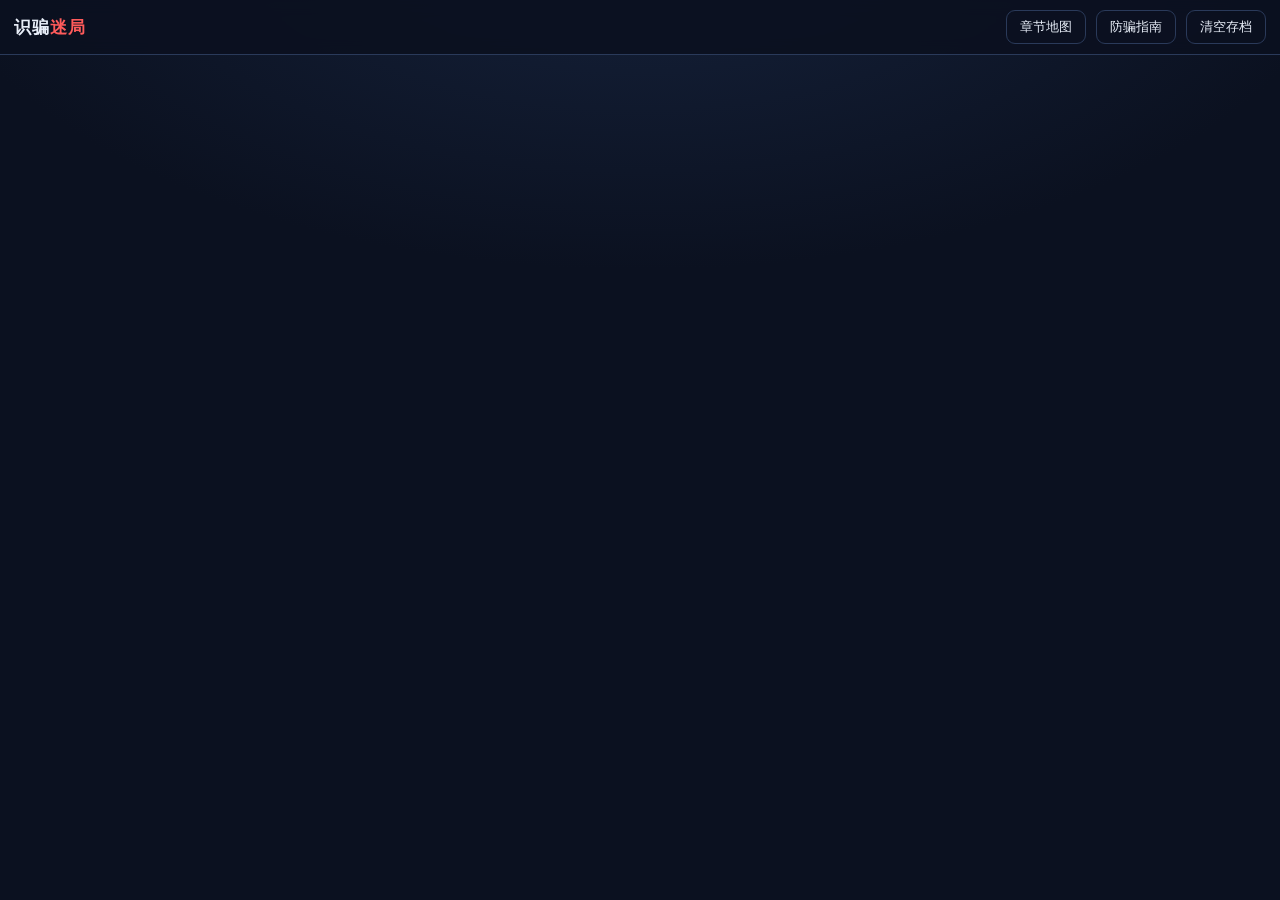
<file: tools/murdoku_template.html>
<!DOCTYPE html>
<html lang="zh-CN">
<head>
<meta charset="utf-8">
<meta name="viewport" content="width=device-width,initial-scale=1,maximum-scale=1,user-scalable=no">
<title>识骗迷局 · 把九个人摆回原位</title>
<style>
:root{
  --bg:#0b1120; --bg2:#111b2e; --panel:#16223a; --panel2:#1c2a45;
  --line:#2a3a5a; --txt:#e8eef8; --dim:#93a3bd; --dim2:#6b7c99;
  --scam:#ff5b5b; --victim:#ffc93c; --police:#3fd0e8; --路人:#93a3bd; --road:#93a3bd;
  --ok:#3ddc84; --cell:46px; --gap:2px;
}
*{box-sizing:border-box;-webkit-tap-highlight-color:transparent}
html,body{margin:0;padding:0;background:var(--bg);color:var(--txt);
  font-family:"PingFang SC","Microsoft YaHei","Hiragino Sans GB",system-ui,sans-serif;}
body{background:radial-gradient(1200px 600px at 50% -10%,#16233d 0%,var(--bg) 60%);min-height:100vh}
button{font-family:inherit;cursor:pointer}
.hidden{display:none !important}

/* ---------------- 顶栏 ---------------- */
.top{position:sticky;top:0;z-index:30;display:flex;align-items:center;gap:10px;
  padding:10px 14px;background:rgba(11,17,32,.92);backdrop-filter:blur(8px);
  border-bottom:1px solid var(--line)}
.top .logo{font-weight:800;letter-spacing:1px;font-size:17px}
.top .logo em{font-style:normal;color:var(--scam)}
.top .sp{flex:1}
.btn{border:1px solid var(--line);background:var(--panel);color:var(--txt);
  padding:7px 13px;border-radius:9px;font-size:13px;transition:.15s}
.btn:hover{border-color:#3c587f;background:var(--panel2)}
.btn.main{background:linear-gradient(135deg,#ff5b5b,#ff8a4c);border:none;font-weight:700}
.btn.ghost{background:transparent}
.btn:disabled{opacity:.4;cursor:not-allowed}

/* ---------------- 首页 ---------------- */
.wrap{max-width:1080px;margin:0 auto;padding:18px 14px 60px}
.hero{border:1px solid var(--line);background:linear-gradient(135deg,#152238,#101a2d);
  border-radius:16px;padding:20px 20px 16px;margin-bottom:18px}
.hero h1{margin:0 0 6px;font-size:24px;letter-spacing:.5px}
.hero p{margin:0;color:var(--dim);font-size:13.5px;line-height:1.75}
.hero .rules{margin-top:12px;display:flex;flex-wrap:wrap;gap:8px}
.hero .row{display:flex;gap:8px;margin-top:14px;flex-wrap:wrap}
.chip{border:1px solid var(--line);background:#16223acc;border-radius:999px;
  padding:5px 11px;font-size:12px;color:var(--dim)}
.chip b{color:var(--txt);font-weight:600}
.chap{margin:20px 0 10px;display:flex;align-items:baseline;gap:10px}
.chap h2{margin:0;font-size:18px}
.chap span{color:var(--dim2);font-size:12.5px}
.cards{display:grid;grid-template-columns:repeat(auto-fill,minmax(240px,1fr));gap:12px}
.card{border:1px solid var(--line);background:var(--panel);border-radius:14px;
  padding:14px;text-align:left;transition:.16s;position:relative;overflow:hidden}
.card:hover{transform:translateY(-2px);border-color:#3c587f;background:var(--panel2)}
.card .no{font-size:11.5px;color:var(--dim2);letter-spacing:1px}
.card .t{font-size:16px;font-weight:700;margin:5px 0 6px}
.card .s{font-size:12px;color:var(--dim);line-height:1.6;height:38px;overflow:hidden}
.card .foot{display:flex;align-items:center;gap:8px;margin-top:10px;font-size:12px;color:var(--dim2)}
.stars{color:var(--victim);letter-spacing:2px;font-size:13px}
.lock{position:absolute;inset:0;background:rgba(9,14,26,.72);display:flex;
  align-items:center;justify-content:center;font-size:12.5px;color:var(--dim)}
.stat{display:flex;gap:14px;flex-wrap:wrap;margin-top:14px;font-size:12.5px;color:var(--dim)}

/* ---------------- 关卡页 ---------------- */
.case{border:1px solid var(--line);border-left:3px solid var(--scam);
  background:var(--panel);border-radius:12px;padding:12px 14px;margin-bottom:14px}
.case .h{font-size:12px;color:var(--dim2);letter-spacing:1px;margin-bottom:6px}
.case .c{font-size:13.5px;line-height:1.85;color:#dbe5f4}
.case .scene{margin-top:8px;font-size:12px;color:var(--dim2)}
.play-grid{display:grid;grid-template-columns:minmax(430px,1fr) 340px;gap:16px;align-items:start}
@media (max-width:900px){.play-grid{grid-template-columns:1fr}:root{--cell:38px}}
@media (max-width:430px){:root{--cell:calc((100vw - 96px)/9)}}

.boardbox{position:relative;overflow:hidden;border:1px solid var(--line);
  border-radius:14px;padding:12px}
.boardbox>.scene{position:absolute;left:-6%;top:-6%;width:112%;height:112%;
  object-fit:cover;filter:blur(11px) brightness(.45) saturate(.9);pointer-events:none}
.boardbox>.sceneveil{position:absolute;inset:0;pointer-events:none;
  background:linear-gradient(rgba(11,17,32,.58),rgba(11,17,32,.78))}
.boardbox>.board,.boardbox>.roster{position:relative;z-index:1}
.board{display:flex;gap:4px;justify-content:center}
.rowbar{display:grid;grid-template-rows:repeat(9,var(--cell));gap:var(--gap);padding-top:20px}
.rowbar div,.colbar div{display:flex;align-items:center;justify-content:center;
  font-size:11px;color:var(--dim2)}
.colbar{display:grid;grid-template-columns:repeat(9,var(--cell));gap:var(--gap);height:20px}
.grid9{display:grid;grid-template-columns:repeat(9,var(--cell));
  grid-template-rows:repeat(9,var(--cell));gap:var(--gap)}
.cell{position:relative;background:#141f36;border-radius:5px;overflow:hidden;display:flex;
  align-items:center;justify-content:center;transition:box-shadow .12s}
/* 每格背景 = 该关现场插画的一个区块（img 放大 3 倍，同宫九格拼回完整画面） */
.cell .cbg,.cell .veil{position:absolute;inset:0;pointer-events:none}
.cell .cbg{width:300%;height:300%;max-width:none;object-fit:fill;opacity:.92}
.cell .veil{background:rgba(11,17,32,.48);transition:background .12s}
.cell:hover .veil{background:rgba(11,17,32,.30)}
.cell.hl{box-shadow:inset 0 0 0 1px #3f9d6a}
.cell.hl .veil{background:rgba(23,58,42,.26)}
.cell.locked{cursor:not-allowed}
.cell.locked .veil{background:rgba(11,17,32,.74)}
.cell.conflict{animation:shake .3s;box-shadow:inset 0 0 0 2px var(--scam)}
@keyframes shake{0%,100%{transform:translateX(0)}25%{transform:translateX(-4px)}75%{transform:translateX(4px)}}
.cell img{position:relative;z-index:1;width:82%;height:82%;object-fit:contain;pointer-events:none;
  filter:drop-shadow(0 1px 3px rgba(0,0,0,.85))}
.cell .nm{position:absolute;bottom:1px;left:0;right:0;text-align:center;
  font-size:9px;color:#0b1120;background:rgba(232,238,248,.72);border-radius:0 0 5px 5px;
  pointer-events:none;overflow:hidden;white-space:nowrap}
@media (max-width:560px){.cell .nm{font-size:7px;line-height:1.05;bottom:0}
  .cell .badge{font-size:7px}}
.cell .badge{position:absolute;top:1px;left:2px;font-size:8px;background:rgba(255,255,255,.18);
  border-radius:3px;padding:0 2px;pointer-events:none;color:#cfdbee}
.ztag{position:absolute;top:2px;left:3px;font-size:9px;color:#7d90b0;pointer-events:none;
  background:rgba(255,255,255,.06);border-radius:3px;padding:0 3px}

.side{border:1px solid var(--line);background:var(--panel);border-radius:14px;padding:12px}
.side h3{margin:0 0 8px;font-size:13px;letter-spacing:1px;color:var(--dim)}
.tools{display:flex;flex-wrap:wrap;gap:7px;margin-bottom:10px}
.tools .btn{padding:6px 10px;font-size:12px}
.meta{font-size:11.5px;color:var(--dim2);display:flex;gap:10px;margin-bottom:8px}
.clue{display:flex;gap:8px;padding:7px 8px;border-radius:9px;border:1px solid transparent;
  font-size:12.5px;line-height:1.6;color:#d7e1f0;cursor:pointer;align-items:flex-start}
.clue:hover{background:#1b2942}
.clue .box{flex:none;width:15px;height:15px;border:1px solid var(--line);border-radius:4px;
  margin-top:2px;display:flex;align-items:center;justify-content:center;font-size:10px;color:var(--ok)}
.clue.used{color:var(--dim2)}
.clue.used .t{text-decoration:line-through}
.clue.used .box{border-color:var(--ok)}
.hintbox{margin-top:8px;border:1px dashed var(--line);border-radius:9px;padding:8px 10px;
  font-size:12px;color:#ffd98a;background:#241d10;line-height:1.7}

.roster{margin-top:14px;border:1px solid var(--line);background:var(--panel);
  border-radius:14px;padding:12px}
.roster h3{margin:0 0 10px;font-size:13px;letter-spacing:1px;color:var(--dim)}
.people{display:grid;grid-template-columns:repeat(auto-fill,minmax(112px,1fr));gap:8px}
.p{border:1px solid var(--line);border-radius:11px;padding:8px 6px;text-align:center;
  background:#141f36;transition:.14s;cursor:pointer;position:relative}
.p:hover{border-color:#3c587f;transform:translateY(-2px)}
.p img{width:44px;height:44px;object-fit:contain}
.p .n{font-size:12.5px;font-weight:700;margin-top:2px}
.p .d{font-size:10.5px;color:var(--dim2);line-height:1.4;margin-top:2px;height:28px;overflow:hidden}
.p.sel{border-color:var(--police);box-shadow:0 0 0 2px rgba(63,208,232,.25)}
.p.done{opacity:.42}
.p .ring{position:absolute;inset:0;border-radius:11px;pointer-events:none}
.p[data-camp="骗"] .n{color:#ff8a8a}
.p[data-camp="受害"] .n{color:#ffd76a}
.p[data-camp="警"] .n{color:#7fe3f5}

/* ---------------- 弹窗 ---------------- */
.mask{position:fixed;inset:0;background:rgba(5,9,18,.78);z-index:60;display:flex;
  align-items:center;justify-content:center;padding:16px;overflow:auto}
.dlg{background:var(--panel);border:1px solid var(--line);border-radius:16px;
  max-width:640px;width:100%;padding:20px;max-height:90vh;overflow:auto}
.dlg h2{margin:0 0 4px;font-size:20px}
.dlg .sub{color:var(--dim2);font-size:12.5px;margin-bottom:12px}
.dlg .row{display:flex;gap:8px;flex-wrap:wrap;margin-top:14px}
.kv{border:1px solid var(--line);border-radius:10px;padding:10px 12px;margin:8px 0;font-size:13px;line-height:1.8}
.kv b{color:var(--victim)}
.pick{border:1px solid var(--line);border-radius:10px;padding:8px 10px;margin:6px 0;
  font-size:13px;line-height:1.7;cursor:pointer;background:#141f36}
.pick:hover{border-color:#3c587f}
.pick.right{border-color:var(--ok);background:#12261c}
.pick.wrong{border-color:var(--scam);background:#26141a}
ul.pts{margin:6px 0 0;padding-left:18px;font-size:13px;line-height:1.85;color:#d7e1f0}
.guard{border-left:3px solid var(--victim);background:#241f0d;padding:10px 12px;
  border-radius:0 10px 10px 0;font-size:13px;line-height:1.8;color:#ffe6a8;margin-top:10px}
.crime{border-left:3px solid var(--scam);background:#26151a;padding:10px 12px;
  border-radius:0 10px 10px 0;font-size:12.5px;line-height:1.8;color:#ffb9b9;margin-top:10px}
.mini{display:grid;grid-template-columns:repeat(9,1fr);gap:2px;margin:10px 0}
.mini div{aspect-ratio:1;border-radius:3px;background:#141f36;display:flex;
  align-items:center;justify-content:center;font-size:8px;color:#9fb0cb;text-align:center;
  overflow:hidden;padding:1px}
.mini div.v{background:#3a2f0d;color:#ffd76a;box-shadow:inset 0 0 0 1px var(--victim)}
.mini div.s{background:#3a1418;color:#ff8a8a;box-shadow:inset 0 0 0 1px var(--scam)}
.warn{color:var(--scam);font-size:13px}
.note{font-size:11.5px;color:var(--dim2);line-height:1.7;margin-top:10px}
</style>
</head>
<body>

<div class="top">
  <div class="logo">识骗<em>迷局</em></div>
  <div class="sp"></div>
  <button class="btn ghost" id="btnHome">章节地图</button>
  <button class="btn ghost" id="btnLib">防骗指南</button>
  <button class="btn ghost" id="btnReset">清空存档</button>
</div>

<div class="wrap" id="pageHome"></div>
<div class="wrap hidden" id="pagePlay"></div>
<div id="modalHost"></div>

<script>
const DATA = /*__DATA__*/null/*__DATA__*/;
const CHARS = /*__CHARS__*/null/*__CHARS__*/;
const BGS = /*__BGS__*/null/*__BGS__*/;
const SAVE_KEY = "shimian.save.v1";
const CAMPCOLOR = {"骗":"var(--scam)","受害":"var(--victim)","警":"var(--police)","路":"var(--road)"};

/* ------------------------------------------------------------------ 存档 */
function loadSave(){
  try{ return JSON.parse(localStorage.getItem(SAVE_KEY)||"{}"); }catch(e){ return {}; }
}
function writeSave(s){ try{ localStorage.setItem(SAVE_KEY,JSON.stringify(s)); }catch(e){} }
let SAVE = loadSave();

/* ------------------------------------------------------------------ 工具 */
function el(html){ const d=document.createElement("div"); d.innerHTML=html.trim(); return d.firstChild; }
function zoneOf(r,c){ return Math.floor(r/3)*3+Math.floor(c/3); }
function zName(lv,i){ return (i+1)+"·"+lv.zones[i]; }
function starsHTML(n){
  let s=""; for(let i=0;i<3;i++) s += (i<n?"★":"☆");
  return '<span class="stars">'+s+'</span>';
}
function fmtTime(sec){
  const m=Math.floor(sec/60), s=sec%60;
  return (m?m+"分":"")+s+"秒";
}
function isUnlocked(idx){
  if(idx===0) return true;
  const prev = DATA.levels[idx-1];
  return !!(SAVE[prev.id] && SAVE[prev.id].solved);
}

/* ------------------------------------------------------------------ 状态 */
let CUR=null, SEL=null, placed={}, used=new Set(), hints=0, tries=0, t0=0, timer=null, sec=0;

/* ------------------------------------------------------------------ 首页 */
function renderHome(){
  const host=document.getElementById("pageHome");
  const solvedN = DATA.levels.filter(l=>SAVE[l.id]&&SAVE[l.id].solved).length;
  const starN = DATA.levels.reduce((a,l)=>a+((SAVE[l.id]&&SAVE[l.id].stars)||0),0);
  let h = '<div class="hero">'+
    '<h1>把九个人摆回他们该在的位置，骗子就露出来了</h1>'+
    '<p>每一关是一张案发现场的 9×9 平面图：九个真人站在九个格子里，'+
    '<b>每一排、每一列、每一个 3×3 区块里，都恰好只有一个人</b>。'+
    '读线索，把人一个一个摆回去——摆对了，受害者和主骗的坐标自己就浮出来了。</p>'+
    '<div class="rules">'+
      '<span class="chip">一局 <b>9 个人</b></span>'+
      '<span class="chip">一条铁律：<b>排 / 列 / 区各一人</b></span>'+
      '<span class="chip">每关线索 <b>已验证唯一解</b></span>'+
      '<span class="chip">不用猜，<b>纯逻辑可推</b></span>'+
    '</div>'+
    '<div class="stat"><span>已结案 '+solvedN+' / '+DATA.levels.length+'</span>'+
    '<span>累计星级 '+starN+' / '+(DATA.levels.length*3)+'</span>'+
    '<span>题材全部来自《人间防骗指南》371 篇真实骗局拆解</span></div>'+
    '<div class="row"><button class="btn main" id="daily">今日一案</button>'+
    '<button class="btn ghost" id="randLv">随便挑一关</button></div>'+
  '</div>';

  DATA.chapters.forEach(ch=>{
    h += '<div class="chap"><h2>第 '+ch.id+' 章 · '+ch.name+'</h2><span>'+ch.sub+'</span></div>';
    h += '<div class="cards">';
    DATA.levels.forEach((lv,i)=>{
      if(lv.chapter!==ch.id) return;
      const rec = SAVE[lv.id]||{};
      const open = isUnlocked(i);
      h += '<button class="card" data-idx="'+i+'">'+
        '<div class="no">'+lv.id.toUpperCase()+' · 线索 '+lv.clueCount+' 条 · '+
          '烧脑 '+"★".repeat(Math.min(4,lv.difficulty))+'</div>'+
        '<div class="t">'+lv.title+'</div>'+
        '<div class="s">'+lv.scene+'</div>'+
        '<div class="foot">'+starsHTML(rec.stars||0)+
          (rec.best?('<span>最好 '+fmtTime(rec.best)+'</span>'):'<span>未结案</span>')+'</div>'+
        (open?"":'<div class="lock">先解开上一关</div>')+
      '</button>';
    });
    h += '</div>';
  });
  h += '<div class="note">灵感来自 Murdle 家族的 Murdoku 玩法（数独式网格推理），'+
       '只借机制，题面与案情全部由本项目的骗局拆解内容生成，非改编原题。<br>'+
       '真遇到正在发生的转账：先挂电话，打 110 或 96110。</div>';
  host.innerHTML=h;
  host.querySelectorAll(".card").forEach(b=>{
    b.onclick=()=>{ const i=+b.dataset.idx; if(!isUnlocked(i)) return; startLevel(DATA.levels[i]); };
  });
  // 今日一案：按日期取一关，同一天同一关
  const day = Math.floor(Date.now()/864e5);
  document.getElementById("daily").onclick=()=>{
    startLevel(DATA.levels[day % DATA.levels.length]);
  };
  document.getElementById("randLv").onclick=()=>{
    const pool = DATA.levels.filter((_,i)=>isUnlocked(i));
    startLevel(pool[Math.floor(Math.random()*pool.length)]);
  };
}

/* ------------------------------------------------------------------ 关卡 */
function startLevel(lv){
  CUR=lv; SEL=null; placed={}; used=new Set(); hints=0; tries=0; sec=0;
  lv.given.forEach(g=>{ placed[g.name]={r:g.r,c:g.c}; });
  t0=Date.now(); clearInterval(timer);
  timer=setInterval(()=>{ sec=Math.floor((Date.now()-t0)/1000);
    const e=document.getElementById("clk"); if(e) e.textContent=fmtTime(sec); },500);
  document.getElementById("pageHome").classList.add("hidden");
  document.getElementById("pagePlay").classList.remove("hidden");
  document.getElementById("pagePlay").innerHTML=playHTML(lv);
  const si=document.getElementById("sceneImg");
  if(si) si.src=BGS[lv.id]||"";
  bindPlay();
  renderGrid(); renderRoster(); renderClues();
}

function playHTML(lv){
  return ''+
  '<div class="case">'+
    '<div class="h">案情 · '+lv.id.toUpperCase()+' 《'+lv.title+'》</div>'+
    '<div class="c">'+lv.case+'</div>'+
    '<div class="scene">现场：'+lv.scene+'</div>'+
  '</div>'+
  '<div class="play-grid">'+
    '<div class="boardbox" id="boardbox">'+
      '<img class="scene" id="sceneImg" alt="">'+
      '<div class="sceneveil"></div>'+
      '<div class="board">'+
        '<div class="rowbar">'+Array.from({length:9},(_,i)=>
          '<div title="'+(i+1)+' 排：'+lv.rows[i]+'">'+(i+1)+'</div>').join('')+'</div>'+
        '<div>'+
          '<div class="colbar">'+Array.from({length:9},(_,i)=>'<div>'+(i+1)+'</div>').join('')+'</div>'+
          '<div class="grid9" id="grid"></div>'+
        '</div>'+
      '</div>'+
      '<div class="roster">'+
        '<h3>九个人 · 点一个人，再点一个格子</h3>'+
        '<div class="people" id="people"></div>'+
      '</div>'+
    '</div>'+
    '<div class="side">'+
      '<h3>现场线索</h3>'+
      '<div class="meta"><span id="clk">0 秒</span><span>已摆 <b id="cnt">0</b>/9</span>'+
        '<span>提示剩 <b id="hleft">2</b> 次</span></div>'+
      '<div class="tools">'+
        '<button class="btn" id="undo">拿回上一个</button>'+
        '<button class="btn" id="clear">全部撤回</button>'+
        '<button class="btn" id="hint">用一次提示</button>'+
        '<button class="btn main" id="submit">提交，锁定答案</button>'+
      '</div>'+
      '<div id="clues"></div>'+
      '<div id="hintArea"></div>'+
      '<h3 style="margin-top:14px">区块对照</h3>'+
      '<div class="note" style="margin-top:0">'+lv.zones.map((z,i)=>zName(lv,i)).join(' ｜ ')+
        '<br>'+lv.rows.map((r,i)=>(i+1)+' 排 '+r).join(' ｜ ')+'</div>'+
    '</div>'+
  '</div>';
}

let lastPlaced=[];
function bindPlay(){
  document.getElementById("undo").onclick=()=>{
    if(!lastPlaced.length) return;
    const n=lastPlaced.pop(); delete placed[n]; renderGrid(); renderRoster();
  };
  document.getElementById("clear").onclick=()=>{
    placed={}; lastPlaced=[]; CUR.given.forEach(g=>placed[g.name]={r:g.r,c:g.c});
    renderGrid(); renderRoster();
  };
  document.getElementById("hint").onclick=()=>{
    if(hints>=2) return;
    hints++; document.getElementById("hleft").textContent=2-hints;
    const box=document.getElementById("hintArea");
    box.innerHTML='<div class="hintbox">提示 '+hints+'：'+CUR.hints[hints-1]+'</div>';
  };
  document.getElementById("submit").onclick=doSubmit;
}

function cellKey(r,c){ return r+"_"+c; }

function renderGrid(){
  const g=document.getElementById("grid"); g.innerHTML="";
  for(let r=0;r<9;r++) for(let c=0;c<9;c++){
    const d=document.createElement("div");
    d.className="cell"+(zoneOf(r,c)%2?" zb":"");
    d.dataset.r=r; d.dataset.c=c;
    // 现场图区块：同一 3x3 宫里的九格拼起来正好是这幅画的对应区块
    const bg=document.createElement("img"); bg.className="cbg"; bg.alt="";
    bg.src=BGS[CUR.id]||"";
    bg.style.marginLeft=(-100*(c%3))+"%";
    bg.style.marginTop=(-100*(r%3))+"%";
    d.appendChild(bg);
    const veil=document.createElement("div"); veil.className="veil"; d.appendChild(veil);
    const occupant=Object.keys(placed).find(n=>placed[n].r===r&&placed[n].c===c);
    if(occupant){
      const role=CUR.roles.find(x=>x.name===occupant);
      const isGiven=CUR.given.some(x=>x.name===occupant);
      const img=document.createElement("img"); img.src=CHARS[role.camp]; d.appendChild(img);
      const nm=document.createElement("div"); nm.className="nm"; nm.textContent=occupant;
      d.appendChild(nm);
      if(isGiven){ const b=document.createElement("div"); b.className="badge"; b.textContent="给定"; d.appendChild(b); }
      if(occupant===CUR.scammer) d.style.boxShadow="inset 0 0 0 2px #ff5b5b";
    } else if(r%3===0&&c%3===0){
      const z=document.createElement("div"); z.className="ztag";
      z.textContent=zName(CUR,zoneOf(r,c)); d.appendChild(z);
    }
    d.onclick=()=>onCell(r,c,d);
    g.appendChild(d);
  }
  const n=Object.keys(placed).length;
  const e=document.getElementById("cnt"); if(e) e.textContent=n;
  // 选中人时高亮可用格
  if(SEL){
    for(const dd of g.children){
      const rr=+dd.dataset.r, cc=+dd.dataset.c;
      if(conflictFor(SEL,rr,cc)) dd.classList.add("locked"); else dd.classList.add("hl");
    }
  }
}

function conflictFor(name,r,c){
  const z=zoneOf(r,c);
  return Object.keys(placed).some(n=>{
    if(n===name) return false;
    const p=placed[n];
    return p.r===r||p.c===c||zoneOf(p.r,p.c)===z;
  });
}

function onCell(r,c,d){
  const occupant=Object.keys(placed).find(n=>placed[n].r===r&&placed[n].c===c);
  if(!SEL){
    if(occupant){
      if(CUR.given.some(x=>x.name===occupant)){ toast("这一位是开局就站好的，不能动"); return; }
      SEL=occupant; delete placed[occupant];
      lastPlaced=lastPlaced.filter(x=>x!==occupant);
      renderGrid(); renderRoster();
    }
    return;
  }
  if(occupant){ d.classList.add("conflict"); setTimeout(()=>d.classList.remove("conflict"),320); toast("这格已经有人了"); return; }
  if(conflictFor(SEL,r,c)){
    d.classList.add("conflict"); setTimeout(()=>d.classList.remove("conflict"),320);
    toast("同一排 / 同一列 / 同一个区块里只能站一个人"); return;
  }
  placed[SEL]={r:r,c:c}; lastPlaced.push(SEL);
  SEL=null; renderGrid(); renderRoster();
  if(Object.keys(placed).length===9) toast("九个人都站好了，可以提交");
}

function renderRoster(){
  const host=document.getElementById("people"); host.innerHTML="";
  CUR.roles.forEach(role=>{
    const done=!!placed[role.name];
    const b=document.createElement("div");
    b.className="p"+(SEL===role.name?" sel":"")+(done?" done":"");
    b.dataset.camp=role.camp;
    b.innerHTML='<img src="'+CHARS[role.camp]+'"><div class="n">'+role.name+'</div>'+
      '<div class="d">'+role.desc+'</div>'+
      '<div class="ring" style="box-shadow:inset 0 0 0 1px '+CAMPCOLOR[role.camp]+'33"></div>';
    b.onclick=()=>{
      if(placed[role.name]){
        if(CUR.given.some(x=>x.name===role.name)){ toast("这一位是开局就站好的，不能动"); return; }
        delete placed[role.name]; lastPlaced=lastPlaced.filter(x=>x!==role.name);
        SEL=role.name;
      } else {
        SEL = (SEL===role.name)?null:role.name;
      }
      renderGrid(); renderRoster();
    };
    host.appendChild(b);
  });
}

function renderClues(){
  const host=document.getElementById("clues"); host.innerHTML="";
  CUR.clues.forEach((cl,i)=>{
    const d=document.createElement("div");
    d.className="clue"+(used.has(i)?" used":"");
    d.innerHTML='<div class="box">'+(used.has(i)?"✓":"")+'</div><div class="t">'+cl.t+'</div>';
    d.onclick=()=>{ used.has(i)?used.delete(i):used.add(i); renderClues(); };
    host.appendChild(d);
  });
}

function toast(msg){
  let t=document.getElementById("toast");
  if(!t){ t=document.createElement("div"); t.id="toast";
    t.style.cssText="position:fixed;left:50%;bottom:26px;transform:translateX(-50%);z-index:99;"+
      "background:#1d2b47;border:1px solid #3c587f;color:#e8eef8;padding:9px 16px;border-radius:10px;"+
      "font-size:13px;box-shadow:0 8px 24px rgba(0,0,0,.4)";
    document.body.appendChild(t); }
  t.textContent=msg; t.style.display="block";
  clearTimeout(t._h); t._h=setTimeout(()=>{ t.style.display="none"; },1900);
}

/* ------------------------------------------------------------------ 判定 */
function doSubmit(){
  const miss=CUR.roles.map(r=>r.name).filter(n=>!placed[n]);
  if(miss.length){ toast("还有 "+miss.length+" 个人没安排位置"); return; }
  tries++;
  const ok=CUR.roles.every(r=>{
    const s=CUR.sol[r.name]; const p=placed[r.name];
    return s.r===p.r && s.c===p.c;
  });
  if(!ok){ verdict(false); return; }
  clearInterval(timer);
  const rec=SAVE[CUR.id]||{};
  let st=1;
  if(tries===1&&hints===0) st=3;
  else if(tries<=3&&hints<=1) st=2;
  if(st>(rec.stars||0)) rec.stars=st;
  if(!rec.best||sec<rec.best) rec.best=sec;
  rec.solved=true; SAVE[CUR.id]=rec; writeSave(SAVE);
  verdict(true,st);
}

function verdict(ok,st){
  const lv=CUR;
  const body = ok
    ? '<div class="kv">九个人全部归位。<br>'+
      '受害者 <b>'+lv.answer.victim.name+'</b> 在第 <b>'+lv.answer.victim.row+'</b> 排 · '+
      '第 <b>'+lv.answer.victim.col+'</b> 列 · <b>'+lv.answer.victim.zoneName+'</b><br>'+
      '主骗 <b>'+lv.answer.scammer.name+'</b> 在第 <b>'+lv.answer.scammer.row+'</b> 排 · '+
      '第 <b>'+lv.answer.scammer.col+'</b> 列 · <b>'+lv.answer.scammer.zoneName+'</b></div>'+
      '<div class="kv">用时 '+fmtTime(sec)+' · 提交 '+tries+' 次 · 提示 '+hints+' 次 '+
      starsHTML(st)+'</div>'+
      '<div class="row"><button class="btn main" id="goPick">最后一步：哪句话露了破绽</button>'+
      '<button class="btn" id="goReview">直接看复盘</button></div>'
    : '<div class="kv"><span class="warn">有人站错了。</span><br>'+
      '我不告诉你是谁、也不告诉你是几个——回到现场重看线索吧。</div>'+
      '<div class="row"><button class="btn main" id="back2">回去重摆</button>'+
      '<button class="btn" id="giveUp">算了，看答案</button></div>';
  openDlg(ok?"✅ 结案":"❌ 位置不成立", body);
  if(ok){
    document.getElementById("goPick").onclick=askPick;
    document.getElementById("goReview").onclick=()=>showReview(false);
  } else {
    document.getElementById("back2").onclick=closeDlg;
    document.getElementById("giveUp").onclick=()=>{ closeDlg(); showReview(false,true); };
  }
}

function askPick(){
  const lv=CUR, p=lv.pick;
  let h='<div class="sub">'+p.q+'</div>';
  p.options.forEach((o,i)=>{
    h+='<div class="pick" data-i="'+i+'">'+(i+1)+'. '+o+'</div>';
  });
  h+='<div id="pickWhy"></div>';
  openDlg("哪一句话露了破绽",h);
  document.querySelectorAll(".pick").forEach(d=>{
    d.onclick=()=>{
      const i=+d.dataset.i;
      if(!d.dataset.locked){
        document.querySelectorAll(".pick").forEach(x=>x.dataset.locked="1");
        d.classList.add(i===p.answer?"right":"wrong");
        if(i!==p.answer) document.querySelector('.pick[data-i="'+p.answer+'"]').classList.add("right");
        document.getElementById("pickWhy").innerHTML=
          '<div class="guard">'+(i===p.answer?"✅ 正是这句。":"❌ 不是这句。")+p.why+'</div>'+
          '<div class="row"><button class="btn main" id="goReview2">看完整复盘</button></div>';
        document.getElementById("goReview2").onclick=()=>showReview(false);
      }
    };
  });
}

function showReview(solvedFlag,gaveUp){
  const lv=CUR;
  let h='<div class="sub">《'+lv.title+'》· 现场还原</div>';
  h+='<div class="mini">';
  for(let r=0;r<9;r++) for(let c=0;c<9;c++){
    const n=Object.keys(lv.sol).find(k=>lv.sol[k].r===r&&lv.sol[k].c===c);
    let cls="",txt="";
    if(n){
      txt=n;
      cls = n===lv.scammer?" s" : (n===lv.victim?" v":"");
    }
    h+='<div class="'+cls.trim()+'">'+txt+'</div>';
  }
  h+='</div>';
  h+='<div class="kv">受害者 <b>'+lv.answer.victim.name+'</b>：第 '+
     lv.answer.victim.row+' 排 · 第 '+lv.answer.victim.col+' 列 · '+lv.answer.victim.zoneName+
     '<br>主骗 <b>'+lv.answer.scammer.name+'</b>：第 '+lv.answer.scammer.row+
     ' 排 · 第 '+lv.answer.scammer.col+' 列 · '+lv.answer.scammer.zoneName+'</div>';
  h+='<div class="kv" style="font-size:12.5px;line-height:1.9">'+
     lv.roles.map(r=>'<span style="color:'+CAMPCOLOR[r.camp]+'">■</span> '+r.name+
       '：第 '+(lv.sol[r.name].r+1)+' 排 第 '+(lv.sol[r.name].c+1)+' 列').join('<br>')+'</div>';
  h+='<div style="margin-top:12px;font-size:13px;color:#d7e1f0">这套局的识别要点：</div><ul class="pts">'+
     lv.review.points.map(p=>'<li>'+p+'</li>').join('')+'</ul>';
  h+='<div class="guard">🛡️ '+lv.review.guard+'</div>';
  if(lv.crime) h+='<div class="crime">⚖️ '+lv.crime+'（只讲罪名与后果方向，不写量刑年限）</div>';
  h+='<div class="note">本关案情改编自《人间防骗指南》第 '+lv.article+
     ' 篇拆解；人物与坐标是为这一局谜题虚构的，诈骗手法与识别要点来自原文。</div>';
  const idx=DATA.levels.findIndex(x=>x.id===lv.id);
  const next=DATA.levels[idx+1];
  h+='<div class="row">'+(next?'<button class="btn main" id="nextLv">下一关：'+next.title+'</button>':'')+
     '<button class="btn" id="backHome">回章节地图</button></div>';
  openDlg("结案复盘",h);
  const nb=document.getElementById("nextLv");
  if(nb) nb.onclick=()=>{ closeDlg(); startLevel(next); };
  document.getElementById("backHome").onclick=()=>{ closeDlg(); goHome(); };
}

/* ------------------------------------------------------------------ 弹窗 */
function openDlg(title,html){
  const host=document.getElementById("modalHost");
  host.innerHTML='<div class="mask"><div class="dlg"><h2>'+title+'</h2>'+html+'</div></div>';
  host.querySelector(".mask").onclick=e=>{ if(e.target.classList.contains("mask")) closeDlg(); };
}
function closeDlg(){ document.getElementById("modalHost").innerHTML=""; }

/* ------------------------------------------------------------------ 导航 */
function goHome(){
  clearInterval(timer);
  document.getElementById("pagePlay").classList.add("hidden");
  document.getElementById("pageHome").classList.remove("hidden");
  closeDlg(); renderHome(); window.scrollTo(0,0);
}
document.getElementById("btnHome").onclick=goHome;
// 回知识库：从 game/ 出版是 ../index.html，从本地工作区出版要再上两级
document.getElementById("btnLib").onclick=()=>{
  location.href = location.pathname.indexOf("/game-adaptations/") >= 0
    ? "../../index.html" : "../index.html";
};
// 选中的人卡在手上时，按 Esc 放回去（也方便触屏用户）
document.addEventListener("keydown",e=>{
  if(e.key==="Escape" && SEL){ SEL=null; renderGrid(); renderRoster(); }
});
document.getElementById("btnReset").onclick=()=>{
  if(!confirm("清空本机上的结案记录和星级？")) return;
  SAVE={}; writeSave(SAVE); goHome();
};

renderHome();
</script>
</body>
</html>
</file>
<file: game/css/style.css>
:root{
  --brand:#42b883; --brand-soft:#e7f6ef; --brand-dark:#2f8f66;
  --danger:#e5484d; --danger-soft:#fdeeee; --official:#3b82f6;
  --bg:#f2f3f5; --card:#fff; --text:#1f2937; --muted:#6b7280; --line:#e5e7eb;
  --wx:#95ec69; --wx-bubble:#fff;
}
html.dark{
  --bg:#0f1115; --card:#1a1d24; --text:#e9ecf1; --muted:#9aa3b2; --line:#2a2f3a;
  --brand-soft:#15392b; --danger-soft:#3a2224; --wx:#2f6b3f;
}
*{box-sizing:border-box;-webkit-tap-highlight-color:transparent}
body{font-family:system-ui,-apple-system,"PingFang SC","Microsoft YaHei",sans-serif;
  margin:0;background:var(--bg);color:var(--text);min-height:100vh;display:flex;justify-content:center}
#app{width:100%;max-width:480px;padding:0 12px 40px;min-height:100vh}
button{font-family:inherit;cursor:pointer}

/* 顶部 */
.topbar{position:sticky;top:0;z-index:10;background:var(--card);border:1px solid var(--line);
  border-radius:12px;padding:9px 12px;margin:10px 0;display:flex;gap:8px;font-size:13px;
  align-items:center;justify-content:space-between;box-shadow:0 2px 10px rgba(0,0,0,.05)}
.topbar b{font-variant-numeric:tabular-nums}
#themeBtn{border:1px solid var(--line);background:var(--card);color:var(--text);
  border-radius:20px;padding:5px 10px;font-size:12px}
#progress{height:4px;background:var(--line);border-radius:2px;overflow:hidden;margin:8px 0}
#progress i{display:block;height:100%;background:var(--brand);transition:width .3s}

/* 卡片 */
.card{background:var(--card);border:1px solid var(--line);border-radius:16px;padding:14px;margin:10px 0;
  box-shadow:0 2px 12px rgba(0,0,0,.05)}

/* 开始页 */
.start-hero{text-align:center;padding:30px 10px 10px}
.start-hero h1{font-size:26px;margin:0 0 6px}
.start-hero .sub{color:var(--muted);font-size:13px;line-height:1.8;margin:0}
.identity-card{background:var(--card);border:1.5px solid var(--brand);border-radius:16px;
  padding:14px;margin:14px 0;text-align:center}
.identity-card .emoji{font-size:38px}
.identity-card .name{font-weight:800;font-size:16px;margin:4px 0}
.identity-card .desc{color:var(--muted);font-size:12px;line-height:1.7}

/* 身份选择网格 */
.idgrid{display:grid;grid-template-columns:1fr 1fr;gap:10px;margin-top:10px}
.idcard{background:var(--card);border:1.5px solid var(--line);border-radius:14px;
  padding:12px 8px;cursor:pointer;text-align:center;transition:all .15s}
.idcard:hover{border-color:var(--brand);transform:translateY(-2px);box-shadow:0 6px 16px rgba(66,184,131,.18)}
.idcard .emoji{font-size:30px}
.idcard .name{font-weight:800;font-size:14px;margin:4px 0 2px}
.idcard .desc{color:var(--muted);font-size:11px;line-height:1.5}

/* 通用场景头 */
.scene-head{display:flex;align-items:center;gap:8px;padding:8px 4px;
  border-bottom:1px dashed var(--line);margin-bottom:8px}
.scene-head .ch{background:var(--brand-soft);color:var(--brand-dark);border-radius:8px;
  padding:3px 9px;font-size:12px;font-weight:700;white-space:nowrap}
.scene-head .meta{color:var(--muted);font-size:12px;flex:1;line-height:1.4}

/* 微信聊天气泡 */
.wx{background:#ededed;border-radius:10px;padding:10px;margin:8px 0;max-height:440px;overflow:hidden}
html.dark .wx{background:#15181e}
.wx-row{display:flex;gap:8px;margin:10px 0;align-items:flex-start}
.wx-row .avatar{width:34px;height:34px;border-radius:4px;flex:none;display:grid;place-items:center;
  font-size:18px;background:#fff;color:#333}
.wx-row.me{flex-direction:row-reverse}
.wx-bubble{max-width:70%;padding:9px 11px;background:var(--wx-bubble);border-radius:4px;
  font-size:14.5px;line-height:1.65;position:relative}
html.dark .wx-bubble{background:#2a2f3a;color:#e9ecf1}
.wx-row.me .wx-bubble{background:var(--wx);color:#000}
.wx-row .name{font-size:11px;color:#888;margin-bottom:3px}

/* 来电界面 */
.call{background:linear-gradient(160deg,#2c3e50,#1a2530);color:#fff;border-radius:14px;
  padding:24px 18px;margin:10px 0;text-align:center}
.call .num{font-size:22px;font-weight:700;margin:8px 0;font-variant-numeric:tabular-nums}
.call .from{font-size:13px;color:#cfd8e3}
.call .danger-tag{display:inline-block;background:#e74c3c;color:#fff;font-size:11px;
  padding:2px 8px;border-radius:4px;margin-top:6px}

/* 短信界面 */
.sms{background:#f5f5f5;border-radius:10px;padding:10px;margin:8px 0}
html.dark .sms{background:#15181e}
.sms-row{margin:8px 0;font-size:14.5px;line-height:1.6}
.sms-row .who{font-size:11px;color:#888;margin-bottom:2px}
.sms-row .b{background:#fff;border-radius:8px;padding:8px 11px;display:inline-block;max-width:92%}
html.dark .sms-row .b{background:#2a2f3a;color:#e9ecf1}

/* 直播间 */
.live{background:#1a1a1a;color:#fff;border-radius:12px;padding:12px;margin:8px 0}
.live .room{font-size:13px;color:#ff5b5b;font-weight:700}
.live .host{font-size:14px;line-height:1.6;background:rgba(255,255,255,.08);padding:8px 10px;
  border-radius:6px;margin:6px 0}
.live .danmu{font-size:12px;color:#cfd8e3;line-height:1.9;margin-top:6px}
.live .danmu span{display:inline-block;margin-right:8px}

/* 聊天窗口布局 */
.chat-wrap{display:flex;flex-direction:column;height:calc(100vh - 60px);max-width:480px;margin:0 auto}
.chat-msgs{flex:1;overflow-y:auto;padding:10px 4px;scroll-behavior:smooth}
.chat-msgs::-webkit-scrollbar{width:4px}
.chat-msgs::-webkit-scrollbar-thumb{background:var(--line);border-radius:2px}
.chat-bar{padding:10px 4px 14px;border-top:1px solid var(--line);background:var(--bg)}
.chat-bar .btn{margin:6px 0;font-size:14px;padding:11px 13px}
/* 自己发的气泡（绿色右对齐） */
.wx-row.me .wx-bubble{background:var(--brand);color:#fff}
.wx-row.me .avatar{background:var(--brand);color:#fff}
.btn{display:block;width:100%;text-align:left;padding:12px 14px;margin:8px 0;font-size:14.5px;
  line-height:1.55;border-radius:12px;border:1.5px solid var(--line);background:var(--card);
  color:var(--text);transition:all .15s}
.btn:hover{border-color:var(--brand);background:var(--brand-soft)}
.btn.primary{background:var(--brand);border-color:var(--brand);color:#fff;font-weight:700}
.btn:disabled{opacity:.5}

/* 后果提示（只显示后果，不显示对错） */
.aftermath{margin-top:10px;padding:12px;border-radius:10px;background:var(--bg);
  border-left:3px solid var(--muted);font-size:14px;line-height:1.75}
.aftermath.bad{border-left-color:var(--danger);background:var(--danger-soft)}
.aftermath.good{border-left-color:var(--brand);background:var(--brand-soft)}
.float{position:fixed;left:50%;transform:translateX(-50%);top:70px;font-weight:800;font-size:17px;
  animation:fu 1.3s ease forwards;z-index:99;pointer-events:none}
@keyframes fu{to{transform:translate(-50%,-50px);opacity:0}}

/* 结局 & 复盘 */
.badge{display:inline-block;padding:8px 20px;border-radius:12px;font-weight:800;font-size:18px;
  background:var(--brand);color:#fff;margin:6px 0}
.badge.bad{background:var(--danger)} .badge.warn{background:#d97706}
.kpis{display:grid;grid-template-columns:repeat(3,1fr);gap:8px;margin:12px 0}
.kpi{background:var(--card);border:1px solid var(--line);border-radius:10px;padding:9px 4px;text-align:center}
.kpi b{display:block;font-size:15px}
.kpi span{color:var(--muted);font-size:11px}
.rv{border-left:3px solid var(--line);background:var(--card);border-radius:0 10px 10px 0;
  padding:11px 13px;margin:10px 0;font-size:13.5px;line-height:1.75}
.rv.bad{border-left-color:var(--danger)}
.rv .ok{color:var(--brand);font-weight:700}
.rv .no{color:var(--danger);font-weight:700}
.rv .gd{color:var(--muted);font-size:12.5px;display:block;margin-top:4px}
.rv a{color:var(--official);font-size:12px;word-break:break-all}
footer{color:var(--muted);font-size:11px;text-align:center;margin-top:24px;line-height:1.9}

/* 与主站互跳 */
.topbar .top-link{color:var(--brand-dark);text-decoration:none;font-size:12px;border:1px solid var(--line);
  border-radius:20px;padding:4px 9px;white-space:nowrap;background:var(--card)}
.topbar .top-link:hover{border-color:var(--brand);background:var(--brand-soft)}
.topbar button{border:1px solid var(--line);background:var(--card);border-radius:20px;padding:5px 10px;font-size:12px;color:var(--text)}
.back-link{display:inline-block;color:var(--brand-dark);font-size:12.5px;text-decoration:none;
  border-bottom:1px dashed currentColor;padding-bottom:1px}
.back-link:hover{color:var(--brand);border-bottom-style:solid}
</file>
